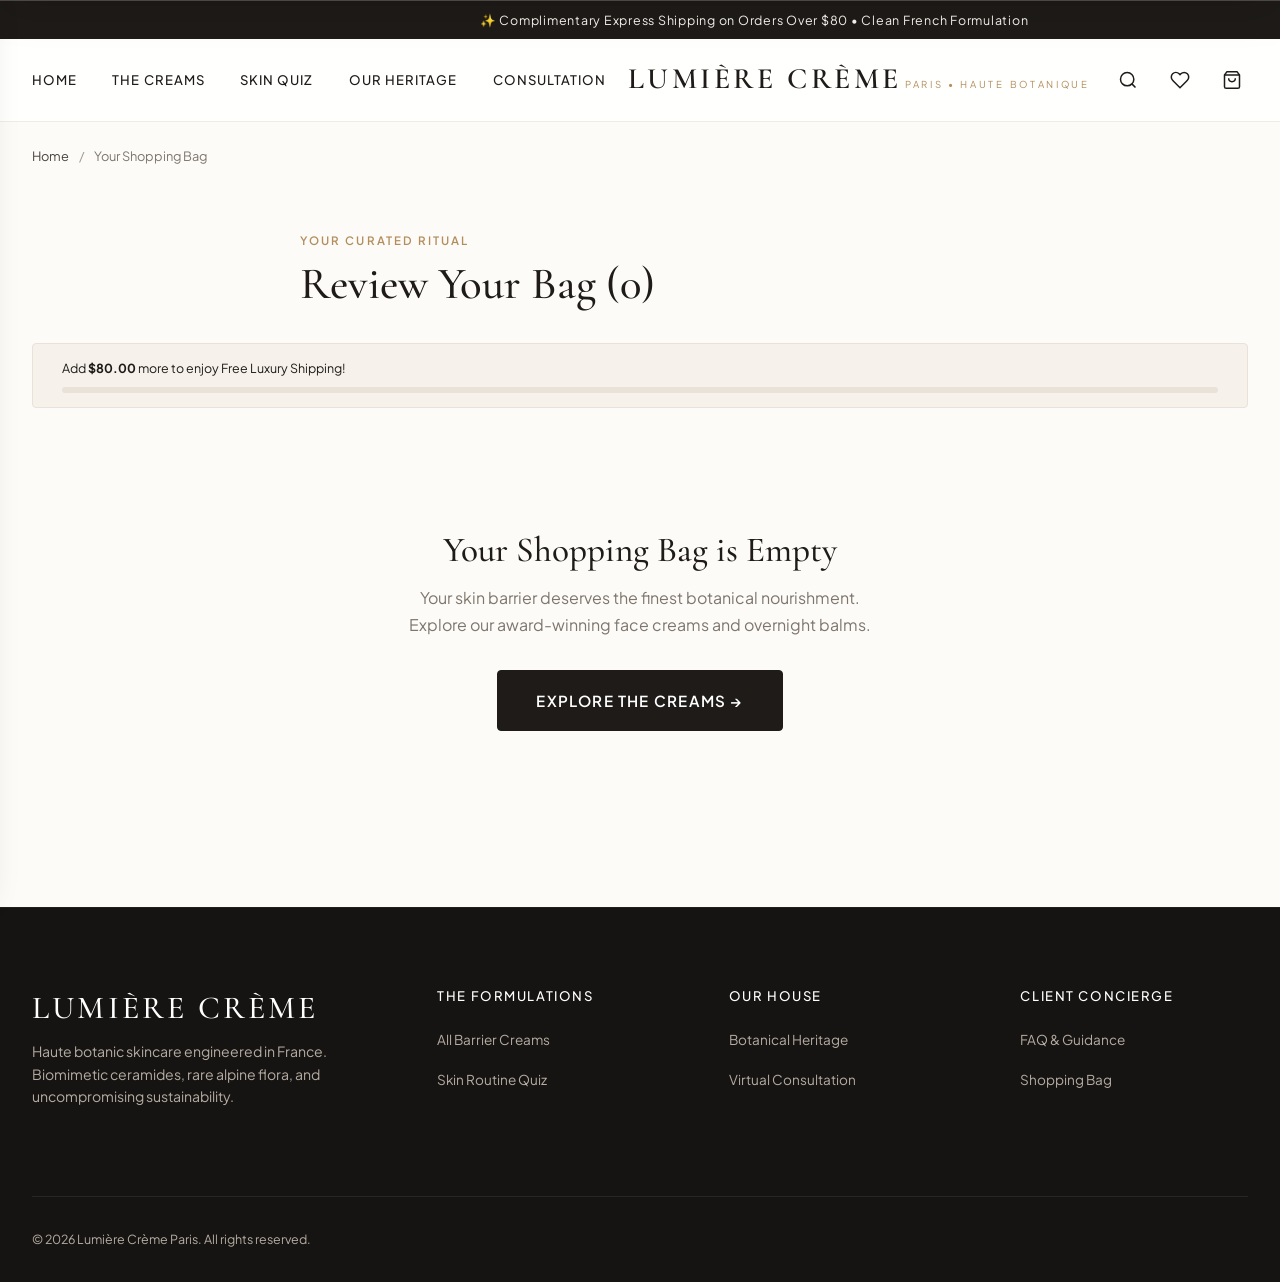
<file: cart.html>
<!DOCTYPE html>
<html lang="en">
<head>
  <meta charset="UTF-8">
  <meta name="viewport" content="width=device-width, initial-scale=1.0">
  <title>Your Shopping Bag | LUMIÈRE CRÈME PARIS</title>
  <meta name="description" content="Review your curated selection of luxury barrier creams and checkout securely with complimentary white glove shipping.">
  <link rel="preconnect" href="https://fonts.googleapis.com">
  <link rel="preconnect" href="https://fonts.gstatic.com" crossorigin>
  <link href="https://fonts.googleapis.com/css2?family=Cormorant+Garamond:ital,wght@0,300;0,400;0,500;0,600;0,700;1,400&family=Plus+Jakarta+Sans:wght@300;400;500;600;700&display=swap" rel="stylesheet">
  <link rel="stylesheet" href="css/style.css">
  <link rel="stylesheet" href="css/responsive.css">
</head>
<body>

  <!-- Top Announcement Bar -->
  <aside class="announcement-bar">
    <div class="container">
      <div class="announcement-messages">
        <div class="announcement-msg active">
          ✨ Complimentary Express Shipping on Orders Over $80 • Clean French Formulation
        </div>
        <div class="announcement-msg">
          Use VIP Code <strong>GLOW20</strong> for 20% Off Your First Ritual Purchase
        </div>
      </div>
    </div>
  </aside>

  <!-- Sticky Luxury Navigation -->
  <header class="site-header" id="site-header">
    <div class="container">
      <div class="header-inner">
        <div class="header-left">
          <button class="mobile-menu-toggle" aria-label="Open menu">
            <svg viewBox="0 0 24 24" width="24" height="24" fill="none" stroke="currentColor" stroke-width="2">
              <line x1="3" y1="12" x2="21" y2="12"></line>
              <line x1="3" y1="6" x2="21" y2="6"></line>
              <line x1="3" y1="18" x2="21" y2="18"></line>
            </svg>
          </button>

          <nav class="nav-links">
            <a href="index.html" class="nav-link">Home</a>
            <a href="products.html" class="nav-link">The Creams</a>
            <a href="routine.html" class="nav-link">Skin Quiz</a>
            <a href="about.html" class="nav-link">Our Heritage</a>
            <a href="contact.html" class="nav-link">Consultation</a>
          </nav>
        </div>

        <div class="brand-logo">
          <a href="index.html">
            <span class="logo-main">Lumière Crème</span>
            <span class="logo-tagline">Paris • Haute Botanique</span>
          </a>
        </div>

        <div class="header-actions">
          <button class="action-icon-btn open-search-btn" aria-label="Search">
            <svg viewBox="0 0 24 24" width="20" height="20" fill="none" stroke="currentColor" stroke-width="1.8">
              <circle cx="11" cy="11" r="8"></circle>
              <line x1="21" y1="21" x2="16.65" y2="16.65"></line>
            </svg>
          </button>

          <a href="products.html" class="action-icon-btn" title="Saved Wishlist" aria-label="Wishlist">
            <svg viewBox="0 0 24 24" width="20" height="20" fill="none" stroke="currentColor" stroke-width="1.8">
              <path d="M20.84 4.61a5.5 5.5 0 0 0-7.78 0L12 5.67l-1.06-1.06a5.5 5.5 0 0 0-7.78 7.78l1.06 1.06L12 21.23l7.78-7.78 1.06-1.06a5.5 5.5 0 0 0 0-7.78z"></path>
            </svg>
            <span class="badge-count wishlist-badge-count" style="display: none;">0</span>
          </a>

          <button class="action-icon-btn open-cart-btn" aria-label="Shopping bag">
            <svg viewBox="0 0 24 24" width="20" height="20" fill="none" stroke="currentColor" stroke-width="1.8">
              <path d="M6 2L3 6v14a2 2 0 0 0 2 2h14a2 2 0 0 0 2-2V6l-3-4z"></path>
              <line x1="3" y1="6" x2="21" y2="6"></line>
              <path d="M16 10a4 4 0 0 1-8 0"></path>
            </svg>
            <span class="badge-count cart-badge-count" style="display: none;">0</span>
          </button>
        </div>
      </div>
    </div>
  </header>

  <main class="container">
    <div class="breadcrumb-nav">
      <a href="index.html">Home</a>
      <span class="breadcrumb-sep">/</span>
      <span>Your Shopping Bag</span>
    </div>

    <section class="cart-page-section">
      <header class="section-header" style="text-align: left; margin-bottom: 2rem;">
        <span class="section-pretitle">Your Curated Ritual</span>
        <h1 class="section-title">Review Your Bag (<span id="cart-page-item-count">0</span>)</h1>
      </header>

      <!-- Free Shipping Banner -->
      <div class="shipping-progress-banner" style="border-radius: var(--radius-sm); margin-bottom: 2.5rem; border: 1px solid var(--color-border);">
        <p class="shipping-text" id="cart-page-shipping-text">Add $80.00 more to unlock Free Luxury Shipping!</p>
        <div class="progress-track" style="height: 6px;">
          <div class="progress-fill" id="cart-page-shipping-progress" style="width: 0%;"></div>
        </div>
      </div>

      <!-- Layout: Cart Table + Order Summary -->
      <div class="cart-layout" id="cart-page-content">
        <!-- Cart Table -->
        <div class="cart-items-wrapper">
          <table class="cart-table">
            <thead>
              <tr>
                <th style="width: 50%;">Formulation</th>
                <th>Price</th>
                <th>Quantity</th>
                <th>Subtotal</th>
                <th></th>
              </tr>
            </thead>
            <tbody id="cart-table-body">
              <!-- Dynamically populated -->
            </tbody>
          </table>

          <div style="margin-top: 2rem; display: flex; justify-content: space-between; align-items: center;">
            <a href="products.html" class="btn btn-secondary-outline">
              &larr; Continue Exploring Creams
            </a>
            <button class="btn btn-secondary-outline" onclick="clearCart()" style="color: #A39B92; border-color: #E8E2D8;">
              Empty Bag
            </button>
          </div>
        </div>

        <!-- Order Summary -->
        <aside class="cart-order-summary">
          <h3 style="font-size: 1.6rem; margin-bottom: 1.5rem;">Order Summary</h3>
          
          <div class="summary-row">
            <span>Subtotal</span>
            <span id="summary-subtotal">$0.00</span>
          </div>

          <div class="summary-row" id="summary-discount-row" style="display: none; color: #2E7D32;">
            <span id="summary-discount-label">VIP Discount</span>
            <span id="summary-discount-val">-$0.00</span>
          </div>

          <div class="summary-row">
            <span>Complimentary Express Shipping</span>
            <span id="summary-shipping">Calculated</span>
          </div>

          <div class="summary-row">
            <span>Estimated Sales Tax (Included)</span>
            <span>$0.00</span>
          </div>

          <!-- Promo Code Box -->
          <form class="promo-form" onsubmit="handleApplyPromo(event)">
            <input type="text" id="promo-code-input" class="form-control" placeholder="Promo code (e.g. GLOW20)" style="font-size: 0.85rem; padding: 0.6rem 0.8rem; text-transform: uppercase;">
            <button type="submit" class="btn btn-secondary-outline" style="padding: 0.6rem 1rem; font-size: 0.78rem;">Apply</button>
          </form>
          <div id="promo-applied-badge" style="display: none; font-size: 0.8rem; color: #2E7D32; margin-bottom: 1rem; align-items: center; justify-content: space-between;">
            <span id="promo-badge-text">✓ GLOW20 applied (-20%)</span>
            <button type="button" onclick="handleRemovePromo()" style="color: #E24B4B; text-decoration: underline; font-size: 0.75rem;">Remove</button>
          </div>

          <!-- Gift wrap option -->
          <div style="margin: 1.2rem 0; padding: 0.8rem; background: #FFFFFF; border-radius: var(--radius-sm); border: 1px solid var(--color-border);">
            <label style="display: flex; align-items: center; gap: 0.6rem; font-size: 0.85rem; cursor: pointer;">
              <input type="checkbox" id="gift-wrap-toggle" checked style="accent-color: var(--color-gold);">
              <span>Complimentary Parisian Gift Ribbon & Note</span>
            </label>
          </div>

          <div class="summary-row total">
            <span>Estimated Total</span>
            <span id="summary-grand-total">$0.00</span>
          </div>

          <button class="btn btn-luxury-primary lg" style="width: 100%; margin-top: 1.5rem;" onclick="openCheckoutModal()">
            Proceed to Secure Checkout
          </button>

          <div style="text-align: center; margin-top: 1.5rem; font-size: 0.75rem; color: var(--color-text-muted);">
            🔒 256-Bit SSL Encrypted Checkout • 30-Day French Glow Guarantee
          </div>
        </aside>
      </div>

      <!-- Empty State -->
      <div id="cart-page-empty" style="display: none; text-align: center; padding: 5rem 1rem;">
        <h2 style="font-size: 2.2rem; margin-bottom: 0.8rem;">Your Shopping Bag is Empty</h2>
        <p style="color: var(--color-text-muted); max-width: 480px; margin: 0 auto 2rem;">
          Your skin barrier deserves the finest botanical nourishment. Explore our award-winning face creams and overnight balms.
        </p>
        <a href="products.html" class="btn btn-luxury-primary lg">
          Explore The Creams &rarr;
        </a>
      </div>
    </section>
  </main>

  <!-- Checkout Multi-Step Modal -->
  <div class="modal-backdrop-blur" id="checkout-backdrop" onclick="closeCheckoutModal()"></div>
  <div class="checkout-modal" id="checkout-modal">
    <div style="display: flex; justify-content: space-between; align-items: center; margin-bottom: 1.5rem;">
      <h3 style="font-size: 1.6rem;" id="checkout-modal-title">Express Luxury Checkout</h3>
      <button onclick="closeCheckoutModal()" style="font-size: 1.6rem;">&times;</button>
    </div>

    <!-- Step 1: Shipping Details -->
    <div id="checkout-step-1">
      <p style="font-size: 0.88rem; color: var(--color-text-muted); margin-bottom: 1.2rem;">
        Please enter your courier delivery address:
      </p>
      <form onsubmit="handleShippingSubmit(event)">
        <div style="display: grid; grid-template-columns: 1fr 1fr; gap: 1rem; margin-bottom: 1rem;">
          <input type="text" class="form-control" required placeholder="First Name" value="Geneviève">
          <input type="text" class="form-control" required placeholder="Last Name" value="Laurent">
        </div>
        <div class="form-group">
          <input type="email" class="form-control" required placeholder="Email Address for Tracking" value="genevieve@example.com">
        </div>
        <div class="form-group">
          <input type="text" class="form-control" required placeholder="Street Address" value="24 Boulevard Haussmann">
        </div>
        <div style="display: grid; grid-template-columns: 1.2fr 1fr 1fr; gap: 1rem; margin-bottom: 1.5rem;">
          <input type="text" class="form-control" required placeholder="City" value="Paris">
          <input type="text" class="form-control" required placeholder="Postal Code" value="75009">
          <input type="text" class="form-control" required placeholder="Country" value="France">
        </div>
        <button type="submit" class="btn btn-luxury-primary" style="width: 100%;">
          Continue to Payment &rarr;
        </button>
      </form>
    </div>

    <!-- Step 2: Payment Simulation -->
    <div id="checkout-step-2" style="display: none;">
      <p style="font-size: 0.88rem; color: var(--color-text-muted); margin-bottom: 1.2rem;">
        Select Payment Method (Simulation Mode):
      </p>
      <div style="border: 1px solid var(--color-border); border-radius: var(--radius-sm); padding: 1rem; margin-bottom: 1.5rem;">
        <label style="display: flex; align-items: center; gap: 0.8rem; font-weight: 600;">
          <input type="radio" name="pay-method" checked style="accent-color: var(--color-gold);">
          <span>Credit / Debit Card (Visa, Mastercard, Amex)</span>
        </label>
        <div style="margin-top: 1rem; display: flex; flex-direction: column; gap: 0.8rem;">
          <input type="text" class="form-control" value="•••• •••• •••• 4242" readonly>
          <div style="display: grid; grid-template-columns: 1fr 1fr; gap: 1rem;">
            <input type="text" class="form-control" value="12/28" readonly>
            <input type="text" class="form-control" value="982" readonly>
          </div>
        </div>
      </div>
      <button class="btn btn-luxury-primary lg" style="width: 100%;" onclick="completeCheckout()">
        Place Order & Authorize Payment
      </button>
    </div>

    <!-- Step 3: Success Confirmation -->
    <div id="checkout-step-3" style="display: none; text-align: center; padding: 1.5rem 0;">
      <div style="font-size: 3rem; margin-bottom: 0.5rem;">✨</div>
      <h3 style="font-size: 1.8rem; margin-bottom: 0.5rem;">Merci Pour Votre Confiance!</h3>
      <p style="color: var(--color-text-body); font-size: 0.95rem; margin-bottom: 1rem;">
        Your luxury skincare ritual has been dispatched to our Paris atelier team.
      </p>
      <div style="background: var(--color-bg-secondary); padding: 1.2rem; border-radius: var(--radius-sm); margin-bottom: 1.5rem; font-size: 0.88rem;">
        <div><strong>Order Reference:</strong> <span id="checkout-order-number" style="color: var(--color-gold); font-family: monospace;">LUM-2026-84920</span></div>
        <div style="margin-top: 0.4rem;">Estimated White-Glove Delivery: <strong>2 - 3 Business Days</strong></div>
      </div>
      <button class="btn btn-luxury-primary" onclick="finishOrderAndRedirect()">
        Back to Home Sanctuary
      </button>
    </div>
  </div>

  <!-- Luxury Footer -->
  <footer class="site-footer">
    <div class="container">
      <div class="footer-top-grid">
        <div class="footer-brand">
          <h3>Lumière Crème</h3>
          <p>Haute botanic skincare engineered in France. Biomimetic ceramides, rare alpine flora, and uncompromising sustainability.</p>
        </div>
        <div class="footer-col">
          <h4>The Formulations</h4>
          <ul class="footer-links">
            <li><a href="products.html">All Barrier Creams</a></li>
            <li><a href="routine.html">Skin Routine Quiz</a></li>
          </ul>
        </div>
        <div class="footer-col">
          <h4>Our House</h4>
          <ul class="footer-links">
            <li><a href="about.html">Botanical Heritage</a></li>
            <li><a href="contact.html">Virtual Consultation</a></li>
          </ul>
        </div>
        <div class="footer-col">
          <h4>Client Concierge</h4>
          <ul class="footer-links">
            <li><a href="contact.html#faq">FAQ & Guidance</a></li>
            <li><a href="cart.html">Shopping Bag</a></li>
          </ul>
        </div>
      </div>
      <div class="footer-bottom">
        <p>&copy; 2026 Lumière Crème Paris. All rights reserved.</p>
      </div>
    </div>
  </footer>

  <!-- Universal Slide-out Cart Drawer -->
  <div class="cart-drawer-overlay" id="cart-drawer-overlay"></div>
  <aside class="cart-drawer" id="cart-drawer">
    <div class="cart-drawer-header">
      <h3>Your Bag (<span id="cart-drawer-count">0</span>)</h3>
      <button class="cart-drawer-close" id="cart-drawer-close">&times;</button>
    </div>
    <div class="shipping-progress-banner">
      <p class="shipping-text" id="free-shipping-text">Add $80.00 more to unlock Free Luxury Shipping!</p>
      <div class="progress-track">
        <div class="progress-fill" id="free-shipping-progress" style="width: 0%;"></div>
      </div>
    </div>
    <div class="cart-drawer-items" id="cart-drawer-items"></div>
    <div class="cart-drawer-empty" id="cart-drawer-empty" style="display: none;">
      <h4>Your Bag is Empty</h4>
    </div>
    <div class="cart-drawer-footer" id="cart-drawer-footer">
      <div class="cart-drawer-subtotal-row">
        <span class="subtotal-label">Subtotal</span>
        <span class="subtotal-val" id="cart-drawer-subtotal">$0.00</span>
      </div>
      <div class="cart-drawer-actions">
        <a href="cart.html" class="btn btn-luxury-primary">View Bag & Checkout</a>
        <button class="btn btn-secondary-outline" onclick="closeCartDrawer()">Continue Exploring</button>
      </div>
    </div>
  </aside>

  <!-- Mobile Drawer & Search Modal -->
  <div class="mobile-nav-overlay"></div>
  <div class="mobile-nav-drawer">
    <div class="mobile-nav-header">
      <span style="font-family: var(--font-serif); font-size: 1.4rem; font-weight: 600;">Lumière Crème</span>
      <button class="mobile-nav-close" style="font-size: 1.8rem;">&times;</button>
    </div>
    <div class="mobile-links">
      <a href="index.html">Home</a>
      <a href="products.html">The Creams</a>
      <a href="routine.html">Skin Routine Quiz</a>
      <a href="about.html">Our Heritage</a>
      <a href="contact.html">Consultation</a>
      <a href="cart.html">My Shopping Bag</a>
    </div>
  </div>

  <div class="modal-backdrop-blur" id="search-overlay"></div>
  <div class="search-modal" id="search-modal">
    <div class="container container-narrow">
      <div style="display: flex; justify-content: flex-end;">
        <button class="search-modal-close" id="search-modal-close">&times;</button>
      </div>
      <div class="search-input-wrap">
        <input type="text" id="global-search-input" placeholder="Search formulations, ceramides, textures...">
      </div>
      <div class="search-results-list" id="search-results-list"></div>
    </div>
  </div>

  <div id="toast-container" class="toast-container"></div>

  <!-- Scripts -->
  <script src="js/products-data.js"></script>
  <script src="js/cart.js"></script>
  <script src="js/main.js"></script>

  <script>
    function renderFullCartPage() {
      const cart = getCart();
      const count = getCartCount();
      const subtotal = getCartSubtotal();
      const tableBody = document.getElementById('cart-table-body');
      const layout = document.getElementById('cart-page-content');
      const emptyBox = document.getElementById('cart-page-empty');
      const countEl = document.getElementById('cart-page-item-count');
      const progressFill = document.getElementById('cart-page-shipping-progress');
      const shippingText = document.getElementById('cart-page-shipping-text');

      if (countEl) countEl.textContent = count;

      // Free shipping bar
      if (progressFill && shippingText) {
        const diff = FREE_SHIPPING_THRESHOLD - subtotal;
        if (diff <= 0) {
          progressFill.style.width = '100%';
          shippingText.innerHTML = `🎉 <strong>Complimentary Express Shipping</strong> Unlocked!`;
        } else {
          const pct = Math.min(100, Math.max(0, (subtotal / FREE_SHIPPING_THRESHOLD) * 100));
          progressFill.style.width = `${pct}%`;
          shippingText.innerHTML = `Add <strong>$${diff.toFixed(2)}</strong> more to enjoy Free Luxury Shipping!`;
        }
      }

      if (cart.length === 0) {
        if (layout) layout.style.display = 'none';
        if (emptyBox) emptyBox.style.display = 'block';
        return;
      }

      if (layout) layout.style.display = 'grid';
      if (emptyBox) emptyBox.style.display = 'none';

      if (tableBody) {
        tableBody.innerHTML = cart.map(item => `
          <tr>
            <td>
              <div class="cart-product-cell">
                <div class="cart-prod-thumb">
                  <img src="${item.image}" alt="${item.name}">
                </div>
                <div>
                  <h4 style="font-size: 1.15rem; margin-bottom: 0.2rem;">
                    <a href="product-detail.html?id=${item.id}">${item.name}</a>
                  </h4>
                  <span style="font-size: 0.78rem; color: var(--color-text-muted);">${item.subtitle} • ${item.size}</span>
                </div>
              </div>
            </td>
            <td><strong>$${item.price.toFixed(2)}</strong></td>
            <td>
              <div class="qty-selector small">
                <button class="qty-btn" onclick="updateQuantity('${item.id}', ${item.quantity - 1})">-</button>
                <span class="qty-value">${item.quantity}</span>
                <button class="qty-btn" onclick="updateQuantity('${item.id}', ${item.quantity + 1})">+</button>
              </div>
            </td>
            <td><strong>$${(item.price * item.quantity).toFixed(2)}</strong></td>
            <td>
              <button onclick="removeFromCart('${item.id}')" style="color: var(--color-text-light); font-size: 1.2rem;" title="Remove">&times;</button>
            </td>
          </tr>
        `).join('');
      }

      // Calculations
      document.getElementById('summary-subtotal').textContent = `$${subtotal.toFixed(2)}`;
      
      const promo = getAppliedPromo();
      const discountRow = document.getElementById('summary-discount-row');
      const promoBadge = document.getElementById('promo-applied-badge');
      let discountAmount = 0;

      if (promo) {
        discountAmount = subtotal * (promo.discountPercent / 100);
        discountRow.style.display = 'flex';
        document.getElementById('summary-discount-label').textContent = `${promo.description} (${promo.discountPercent}%)`;
        document.getElementById('summary-discount-val').textContent = `-$${discountAmount.toFixed(2)}`;
        
        if (promoBadge) {
          promoBadge.style.display = 'flex';
          document.getElementById('promo-badge-text').textContent = `✓ ${promo.code} Applied (${promo.discountPercent}% Off)`;
        }
      } else {
        if (discountRow) discountRow.style.display = 'none';
        if (promoBadge) promoBadge.style.display = 'none';
      }

      const shippingEl = document.getElementById('summary-shipping');
      if (subtotal >= FREE_SHIPPING_THRESHOLD) {
        shippingEl.innerHTML = '<span style="color: #2E7D32; font-weight: 600;">FREE</span>';
      } else {
        shippingEl.textContent = '$12.00';
      }

      const grandTotal = Math.max(0, subtotal - discountAmount + (subtotal >= FREE_SHIPPING_THRESHOLD ? 0 : 12.00));
      document.getElementById('summary-grand-total').textContent = `$${grandTotal.toFixed(2)}`;
    }

    function handleApplyPromo(e) {
      e.preventDefault();
      const input = document.getElementById('promo-code-input');
      const code = input ? input.value : '';
      const result = applyPromoCode(code);
      if (result.success) {
        showGenericToast(result.message);
        renderFullCartPage();
      } else {
        alert(result.message);
      }
    }

    function handleRemovePromo() {
      removePromoCode();
      renderFullCartPage();
      showGenericToast("Promo code removed.");
    }

    function openCheckoutModal() {
      document.getElementById('checkout-backdrop').classList.add('active');
      document.getElementById('checkout-modal').classList.add('active');
      document.getElementById('checkout-step-1').style.display = 'block';
      document.getElementById('checkout-step-2').style.display = 'none';
      document.getElementById('checkout-step-3').style.display = 'none';
    }

    function closeCheckoutModal() {
      document.getElementById('checkout-backdrop').classList.remove('active');
      document.getElementById('checkout-modal').classList.remove('active');
    }

    function handleShippingSubmit(e) {
      e.preventDefault();
      document.getElementById('checkout-step-1').style.display = 'none';
      document.getElementById('checkout-step-2').style.display = 'block';
    }

    function completeCheckout() {
      const orderNum = 'LUM-' + new Date().getFullYear() + '-' + Math.floor(10000 + Math.random() * 90000);
      document.getElementById('checkout-order-number').textContent = orderNum;
      document.getElementById('checkout-step-2').style.display = 'none';
      document.getElementById('checkout-step-3').style.display = 'block';
      clearCart();
    }

    function finishOrderAndRedirect() {
      closeCheckoutModal();
      window.location.href = 'index.html';
    }

    document.addEventListener('DOMContentLoaded', () => {
      renderFullCartPage();
    });
  </script>
</body>
</html>
</file>
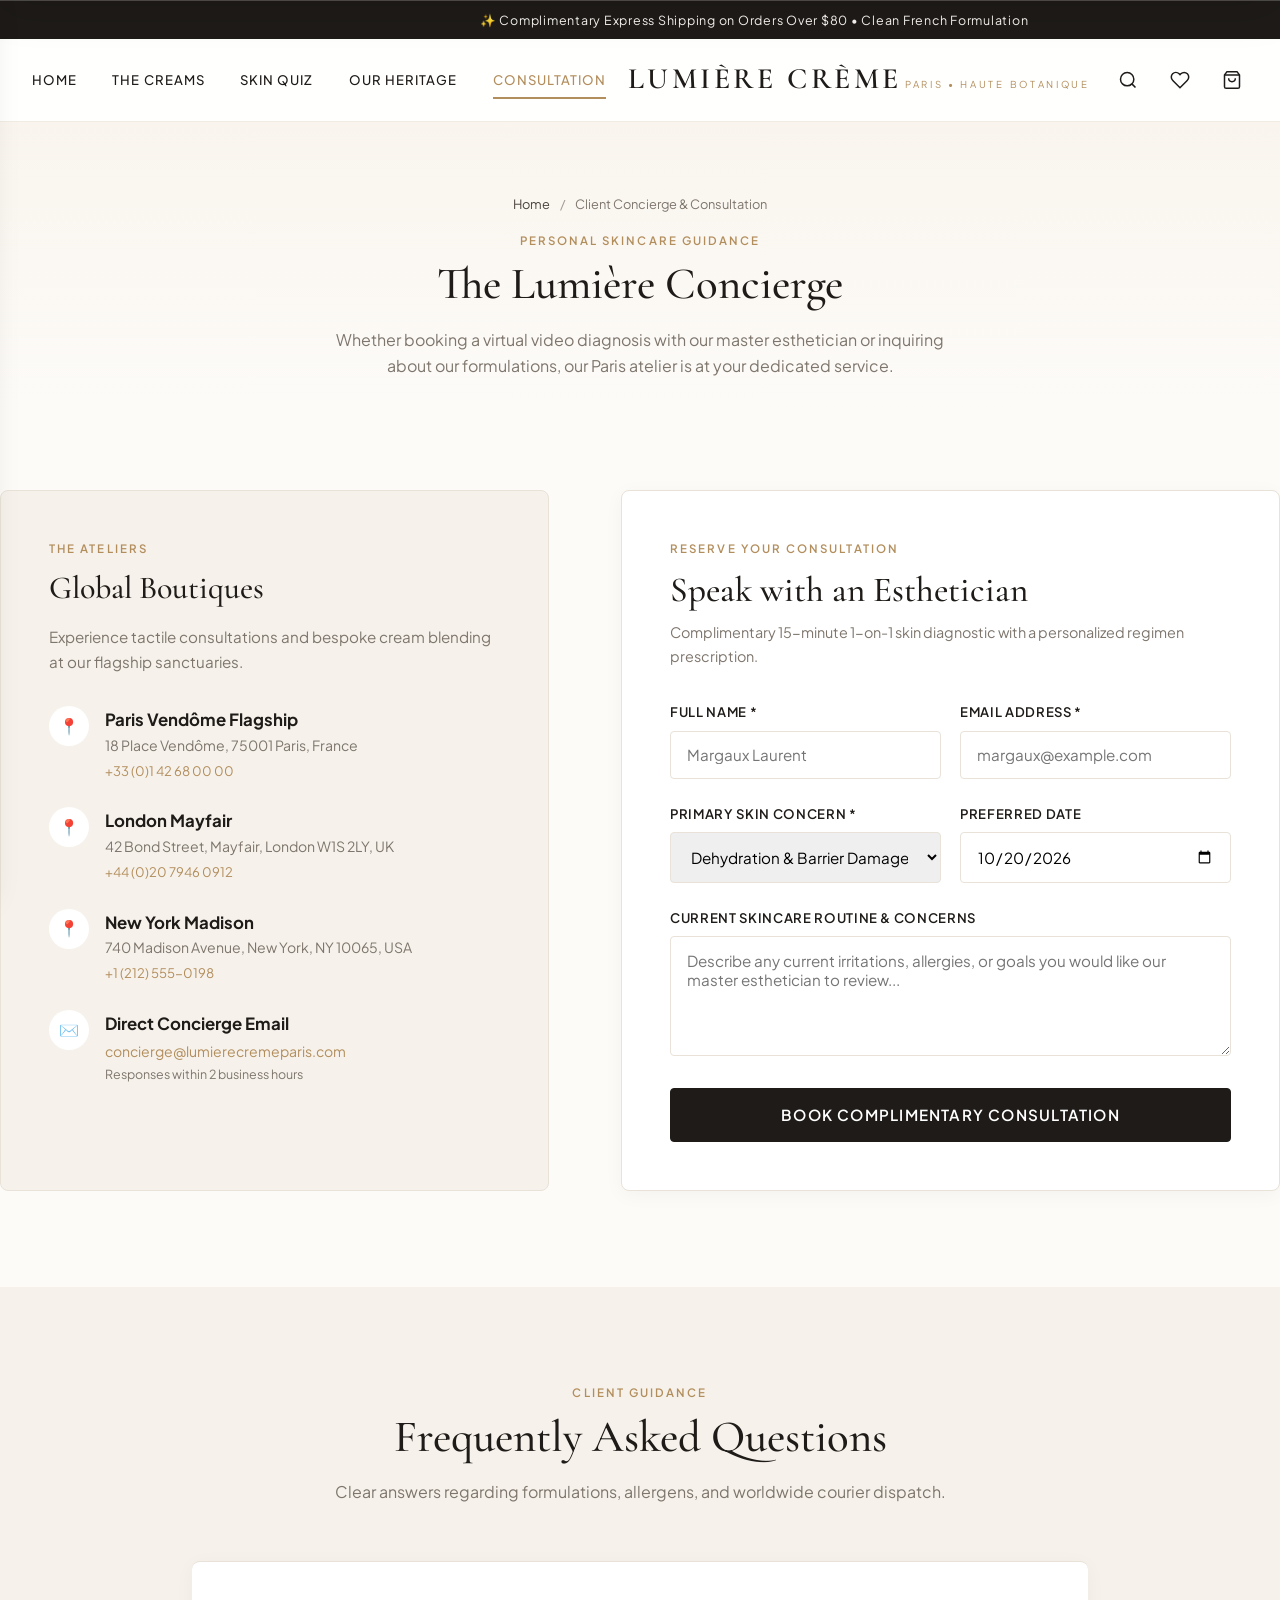
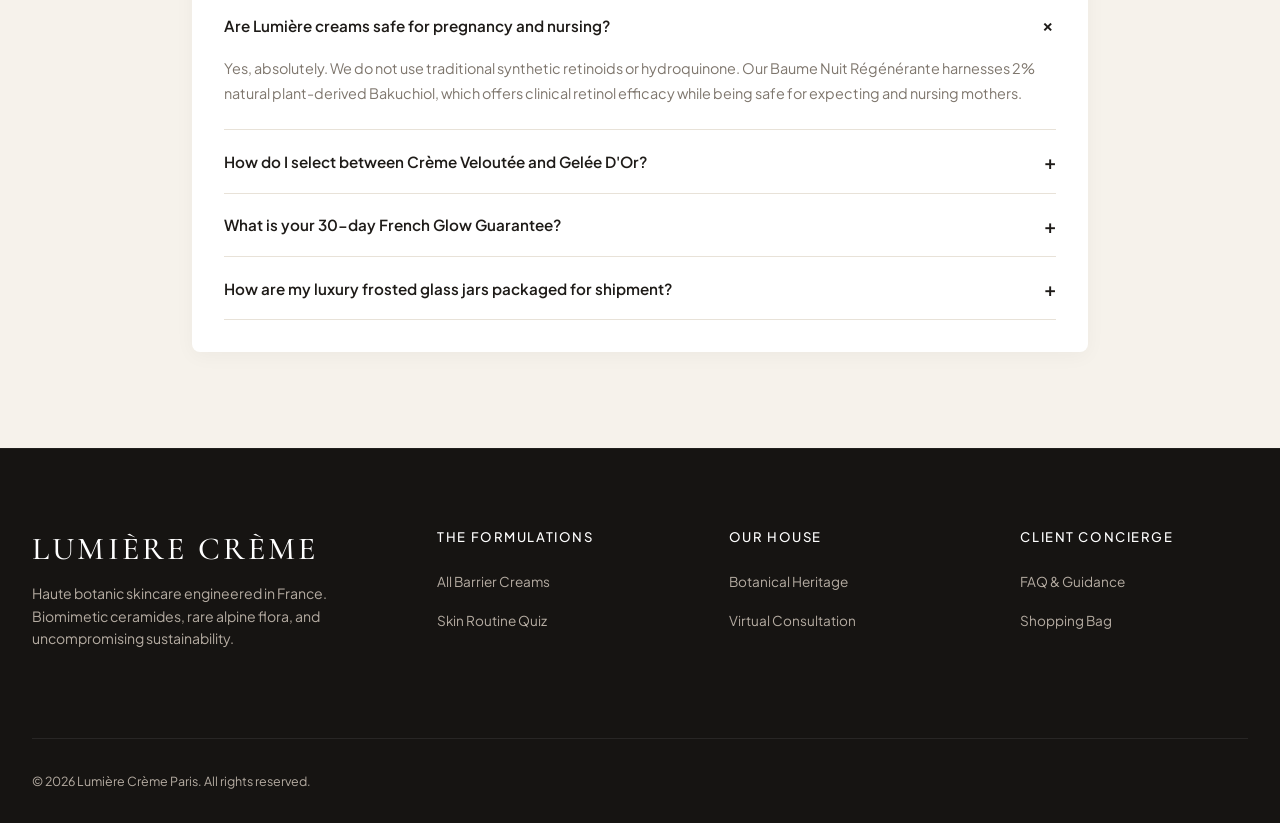
<file: contact.html>
<!DOCTYPE html>
<html lang="en">
<head>
  <meta charset="UTF-8">
  <meta name="viewport" content="width=device-width, initial-scale=1.0">
  <title>Client Concierge & Consultation | LUMIÈRE CRÈME PARIS</title>
  <meta name="description" content="Book a complimentary 15-minute virtual skin consultation with a master French esthetician or contact our Paris concierge.">
  <link rel="preconnect" href="https://fonts.googleapis.com">
  <link rel="preconnect" href="https://fonts.gstatic.com" crossorigin>
  <link href="https://fonts.googleapis.com/css2?family=Cormorant+Garamond:ital,wght@0,300;0,400;0,500;0,600;0,700;1,400&family=Plus+Jakarta+Sans:wght@300;400;500;600;700&display=swap" rel="stylesheet">
  <link rel="stylesheet" href="css/style.css">
  <link rel="stylesheet" href="css/responsive.css">
</head>
<body>

  <!-- Top Announcement Bar -->
  <aside class="announcement-bar">
    <div class="container">
      <div class="announcement-messages">
        <div class="announcement-msg active">
          ✨ Complimentary Express Shipping on Orders Over $80 • Clean French Formulation
        </div>
        <div class="announcement-msg">
          Book a 1-on-1 Virtual Consultation with Our Master Estheticians
        </div>
      </div>
    </div>
  </aside>

  <!-- Sticky Luxury Navigation -->
  <header class="site-header" id="site-header">
    <div class="container">
      <div class="header-inner">
        <div class="header-left">
          <button class="mobile-menu-toggle" aria-label="Open menu">
            <svg viewBox="0 0 24 24" width="24" height="24" fill="none" stroke="currentColor" stroke-width="2">
              <line x1="3" y1="12" x2="21" y2="12"></line>
              <line x1="3" y1="6" x2="21" y2="6"></line>
              <line x1="3" y1="18" x2="21" y2="18"></line>
            </svg>
          </button>

          <nav class="nav-links">
            <a href="index.html" class="nav-link">Home</a>
            <a href="products.html" class="nav-link">The Creams</a>
            <a href="routine.html" class="nav-link">Skin Quiz</a>
            <a href="about.html" class="nav-link">Our Heritage</a>
            <a href="contact.html" class="nav-link active">Consultation</a>
          </nav>
        </div>

        <div class="brand-logo">
          <a href="index.html">
            <span class="logo-main">Lumière Crème</span>
            <span class="logo-tagline">Paris • Haute Botanique</span>
          </a>
        </div>

        <div class="header-actions">
          <button class="action-icon-btn open-search-btn" aria-label="Search">
            <svg viewBox="0 0 24 24" width="20" height="20" fill="none" stroke="currentColor" stroke-width="1.8">
              <circle cx="11" cy="11" r="8"></circle>
              <line x1="21" y1="21" x2="16.65" y2="16.65"></line>
            </svg>
          </button>

          <a href="products.html" class="action-icon-btn" title="Saved Wishlist" aria-label="Wishlist">
            <svg viewBox="0 0 24 24" width="20" height="20" fill="none" stroke="currentColor" stroke-width="1.8">
              <path d="M20.84 4.61a5.5 5.5 0 0 0-7.78 0L12 5.67l-1.06-1.06a5.5 5.5 0 0 0-7.78 7.78l1.06 1.06L12 21.23l7.78-7.78 1.06-1.06a5.5 5.5 0 0 0 0-7.78z"></path>
            </svg>
            <span class="badge-count wishlist-badge-count" style="display: none;">0</span>
          </a>

          <button class="action-icon-btn open-cart-btn" aria-label="Shopping bag">
            <svg viewBox="0 0 24 24" width="20" height="20" fill="none" stroke="currentColor" stroke-width="1.8">
              <path d="M6 2L3 6v14a2 2 0 0 0 2 2h14a2 2 0 0 0 2-2V6l-3-4z"></path>
              <line x1="3" y1="6" x2="21" y2="6"></line>
              <path d="M16 10a4 4 0 0 1-8 0"></path>
            </svg>
            <span class="badge-count cart-badge-count" style="display: none;">0</span>
          </button>
        </div>
      </div>
    </div>
  </header>

  <main>
    <!-- Contact Hero -->
    <section class="shop-hero-header">
      <div class="container">
        <div class="breadcrumb-nav">
          <a href="index.html">Home</a>
          <span class="breadcrumb-sep">/</span>
          <span>Client Concierge & Consultation</span>
        </div>
        <span class="section-pretitle">Personal Skincare Guidance</span>
        <h1 class="section-title">The Lumière Concierge</h1>
        <p class="section-subtext" style="max-width: 640px; margin: 0 auto;">
          Whether booking a virtual video diagnosis with our master esthetician or inquiring about our formulations, our Paris atelier is at your dedicated service.
        </p>
      </div>
    </section>

    <!-- Split Contact Form & Boutiques -->
    <section class="container contact-section">
      <div class="contact-grid">
        <!-- Left: Boutiques & Contact details -->
        <div class="contact-info-card" id="boutiques">
          <span class="section-pretitle">The Ateliers</span>
          <h3>Global Boutiques</h3>
          <p style="color: var(--color-text-muted); font-size: 0.95rem;">
            Experience tactile consultations and bespoke cream blending at our flagship sanctuaries.
          </p>

          <div class="contact-detail-list">
            <div class="contact-detail-item">
              <div class="contact-icon">📍</div>
              <div>
                <strong style="color: var(--color-text-dark); display: block; font-size: 1.05rem;">Paris Vendôme Flagship</strong>
                <span style="font-size: 0.88rem; color: var(--color-text-muted); display: block;">18 Place Vendôme, 75001 Paris, France</span>
                <span style="font-size: 0.82rem; color: var(--color-gold);">+33 (0)1 42 68 00 00</span>
              </div>
            </div>

            <div class="contact-detail-item">
              <div class="contact-icon">📍</div>
              <div>
                <strong style="color: var(--color-text-dark); display: block; font-size: 1.05rem;">London Mayfair</strong>
                <span style="font-size: 0.88rem; color: var(--color-text-muted); display: block;">42 Bond Street, Mayfair, London W1S 2LY, UK</span>
                <span style="font-size: 0.82rem; color: var(--color-gold);">+44 (0)20 7946 0912</span>
              </div>
            </div>

            <div class="contact-detail-item">
              <div class="contact-icon">📍</div>
              <div>
                <strong style="color: var(--color-text-dark); display: block; font-size: 1.05rem;">New York Madison</strong>
                <span style="font-size: 0.88rem; color: var(--color-text-muted); display: block;">740 Madison Avenue, New York, NY 10065, USA</span>
                <span style="font-size: 0.82rem; color: var(--color-gold);">+1 (212) 555-0198</span>
              </div>
            </div>

            <div class="contact-detail-item">
              <div class="contact-icon">✉️</div>
              <div>
                <strong style="color: var(--color-text-dark); display: block; font-size: 1.05rem;">Direct Concierge Email</strong>
                <span style="font-size: 0.88rem; color: var(--color-gold);">concierge@lumierecremeparis.com</span>
                <span style="font-size: 0.78rem; color: var(--color-text-muted); display: block;">Responses within 2 business hours</span>
              </div>
            </div>
          </div>
        </div>

        <!-- Right: Virtual Consultation & Message Form -->
        <div class="contact-form-box">
          <span class="section-pretitle">Reserve Your Consultation</span>
          <h3 style="font-size: 2.2rem; margin-bottom: 0.6rem;">Speak with an Esthetician</h3>
          <p style="color: var(--color-text-muted); font-size: 0.9rem; margin-bottom: 2rem;">
            Complimentary 15-minute 1-on-1 skin diagnostic with a personalized regimen prescription.
          </p>

          <form id="consultation-form" onsubmit="handleConsultationSubmit(event)">
            <div style="display: grid; grid-template-columns: 1fr 1fr; gap: 1.2rem;">
              <div class="form-group">
                <label for="contact-name">Full Name *</label>
                <input type="text" id="contact-name" class="form-control" required placeholder="Margaux Laurent">
              </div>

              <div class="form-group">
                <label for="contact-email">Email Address *</label>
                <input type="email" id="contact-email" class="form-control" required placeholder="margaux@example.com">
              </div>
            </div>

            <div style="display: grid; grid-template-columns: 1fr 1fr; gap: 1.2rem;">
              <div class="form-group">
                <label for="skin-concern-select">Primary Skin Concern *</label>
                <select id="skin-concern-select" class="form-control" required>
                  <option value="dehydration">Dehydration & Barrier Damage</option>
                  <option value="aging">Fine Lines & Loss of Elasticity</option>
                  <option value="rosacea">Sensitivity, Flushed Skin & Rosacea</option>
                  <option value="blemishes">Congestion & Adult Hormonal Blemishes</option>
                  <option value="dullness">Dullness & Sun Hyperpigmentation</option>
                </select>
              </div>

              <div class="form-group">
                <label for="preferred-date">Preferred Date</label>
                <input type="date" id="preferred-date" class="form-control" value="2026-10-20">
              </div>
            </div>

            <div class="form-group">
              <label for="contact-message">Current Skincare Routine & Concerns</label>
              <textarea id="contact-message" class="form-control" placeholder="Describe any current irritations, allergies, or goals you would like our master esthetician to review..."></textarea>
            </div>

            <button type="submit" class="btn btn-luxury-primary lg" style="width: 100%;">
              Book Complimentary Consultation
            </button>
          </form>

          <div id="consultation-success" style="display: none; padding: 2rem; background: var(--color-bg-secondary); border-radius: var(--radius-sm); border: 1px solid var(--color-gold); text-align: center; margin-top: 1.5rem;">
            <div style="font-size: 2.2rem; margin-bottom: 0.5rem;">✨</div>
            <h4 style="font-size: 1.5rem; margin-bottom: 0.5rem;">Merci Beaucoup!</h4>
            <p style="font-size: 0.95rem; color: var(--color-text-body);">
              Your virtual consultation request has been confirmed. Our French master esthetician will send your calendar invitation and private video link shortly.
            </p>
          </div>
        </div>
      </div>
    </section>

    <!-- FAQ Accordion -->
    <section class="clinical-section" id="faq" style="background-color: var(--color-bg-secondary);">
      <div class="container container-narrow">
        <header class="section-header">
          <span class="section-pretitle">Client Guidance</span>
          <h2 class="section-title">Frequently Asked Questions</h2>
          <p class="section-subtext">Clear answers regarding formulations, allergens, and worldwide courier dispatch.</p>
        </header>

        <div class="pdp-accordion" style="background: #FFFFFF; padding: 2rem; border-radius: var(--radius-md); box-shadow: var(--shadow-subtle);">
          <div class="accordion-item open">
            <button class="accordion-header" onclick="toggleAccordion(this)">
              <span>Are Lumière creams safe for pregnancy and nursing?</span>
              <span class="acc-icon">+</span>
            </button>
            <div class="accordion-body">
              Yes, absolutely. We do not use traditional synthetic retinoids or hydroquinone. Our Baume Nuit Régénérante harnesses 2% natural plant-derived Bakuchiol, which offers clinical retinol efficacy while being safe for expecting and nursing mothers.
            </div>
          </div>

          <div class="accordion-item">
            <button class="accordion-header" onclick="toggleAccordion(this)">
              <span>How do I select between Crème Veloutée and Gelée D'Or?</span>
              <span class="acc-icon">+</span>
            </button>
            <div class="accordion-body">
              If your skin feels tight, flaky, dry, or you live in an arid/cold climate, Crème Veloutée Intense provides rich, restorative 72-hour lipid cushioning. If your skin is prone to excess midday shine, acne breakouts, or you live in high humidity, Gelée D'Or Éclat Hydratant delivers oil-free glacier hydration.
            </div>
          </div>

          <div class="accordion-item">
            <button class="accordion-header" onclick="toggleAccordion(this)">
              <span>What is your 30-day French Glow Guarantee?</span>
              <span class="acc-icon">+</span>
            </button>
            <div class="accordion-body">
              We want you to fall in love with your skin ritual. If for any reason your skin does not feel visibly calmer, plumper, and more radiant within 30 days of daily use, return your jar for a 100% full refund—even if completely empty.
            </div>
          </div>

          <div class="accordion-item">
            <button class="accordion-header" onclick="toggleAccordion(this)">
              <span>How are my luxury frosted glass jars packaged for shipment?</span>
              <span class="acc-icon">+</span>
            </button>
            <div class="accordion-body">
              Each jar is wrapped in biodegradable thermal insulation made from organic mushroom mycelium and unbleached cotton ribbon. We guarantee zero breakage during global transit.
            </div>
          </div>
        </div>
      </div>
    </section>
  </main>

  <!-- Luxury Footer -->
  <footer class="site-footer">
    <div class="container">
      <div class="footer-top-grid">
        <div class="footer-brand">
          <h3>Lumière Crème</h3>
          <p>Haute botanic skincare engineered in France. Biomimetic ceramides, rare alpine flora, and uncompromising sustainability.</p>
        </div>
        <div class="footer-col">
          <h4>The Formulations</h4>
          <ul class="footer-links">
            <li><a href="products.html">All Barrier Creams</a></li>
            <li><a href="routine.html">Skin Routine Quiz</a></li>
          </ul>
        </div>
        <div class="footer-col">
          <h4>Our House</h4>
          <ul class="footer-links">
            <li><a href="about.html">Botanical Heritage</a></li>
            <li><a href="contact.html">Virtual Consultation</a></li>
          </ul>
        </div>
        <div class="footer-col">
          <h4>Client Concierge</h4>
          <ul class="footer-links">
            <li><a href="contact.html#faq">FAQ & Guidance</a></li>
            <li><a href="cart.html">Shopping Bag</a></li>
          </ul>
        </div>
      </div>
      <div class="footer-bottom">
        <p>&copy; 2026 Lumière Crème Paris. All rights reserved.</p>
      </div>
    </div>
  </footer>

  <!-- Universal Slide-out Cart Drawer -->
  <div class="cart-drawer-overlay" id="cart-drawer-overlay"></div>
  <aside class="cart-drawer" id="cart-drawer">
    <div class="cart-drawer-header">
      <h3>Your Bag (<span id="cart-drawer-count">0</span>)</h3>
      <button class="cart-drawer-close" id="cart-drawer-close">&times;</button>
    </div>
    <div class="shipping-progress-banner">
      <p class="shipping-text" id="free-shipping-text">Add $80.00 more to unlock Free Luxury Shipping!</p>
      <div class="progress-track">
        <div class="progress-fill" id="free-shipping-progress" style="width: 0%;"></div>
      </div>
    </div>
    <div class="cart-drawer-items" id="cart-drawer-items"></div>
    <div class="cart-drawer-empty" id="cart-drawer-empty" style="display: none;">
      <h4>Your Bag is Empty</h4>
      <p>Discover our barrier-replenishing creams to commence your radiant ritual.</p>
    </div>
    <div class="cart-drawer-footer" id="cart-drawer-footer">
      <div class="cart-drawer-subtotal-row">
        <span class="subtotal-label">Subtotal</span>
        <span class="subtotal-val" id="cart-drawer-subtotal">$0.00</span>
      </div>
      <div class="cart-drawer-actions">
        <a href="cart.html" class="btn btn-luxury-primary">View Bag & Checkout</a>
        <button class="btn btn-secondary-outline" onclick="closeCartDrawer()">Continue Exploring</button>
      </div>
    </div>
  </aside>

  <!-- Mobile Drawer & Search Modal -->
  <div class="mobile-nav-overlay"></div>
  <div class="mobile-nav-drawer">
    <div class="mobile-nav-header">
      <span style="font-family: var(--font-serif); font-size: 1.4rem; font-weight: 600;">Lumière Crème</span>
      <button class="mobile-nav-close" style="font-size: 1.8rem;">&times;</button>
    </div>
    <div class="mobile-links">
      <a href="index.html">Home</a>
      <a href="products.html">The Creams</a>
      <a href="routine.html">Skin Routine Quiz</a>
      <a href="about.html">Our Heritage</a>
      <a href="contact.html">Consultation</a>
      <a href="cart.html">My Shopping Bag</a>
    </div>
  </div>

  <div class="modal-backdrop-blur" id="search-overlay"></div>
  <div class="search-modal" id="search-modal">
    <div class="container container-narrow">
      <div style="display: flex; justify-content: flex-end;">
        <button class="search-modal-close" id="search-modal-close">&times;</button>
      </div>
      <div class="search-input-wrap">
        <input type="text" id="global-search-input" placeholder="Search formulations, ceramides, textures...">
      </div>
      <div class="search-results-list" id="search-results-list"></div>
    </div>
  </div>

  <div id="toast-container" class="toast-container"></div>

  <!-- Scripts -->
  <script src="js/products-data.js"></script>
  <script src="js/cart.js"></script>
  <script src="js/main.js"></script>

  <script>
    function toggleAccordion(btn) {
      btn.closest('.accordion-item').classList.toggle('open');
    }

    function handleConsultationSubmit(e) {
      e.preventDefault();
      const form = document.getElementById('consultation-form');
      const success = document.getElementById('consultation-success');
      form.style.display = 'none';
      success.style.display = 'block';
      showGenericToast("✨ Consultation booked! Calendar invitation sent.");
    }
  </script>
</body>
</html>
</file>
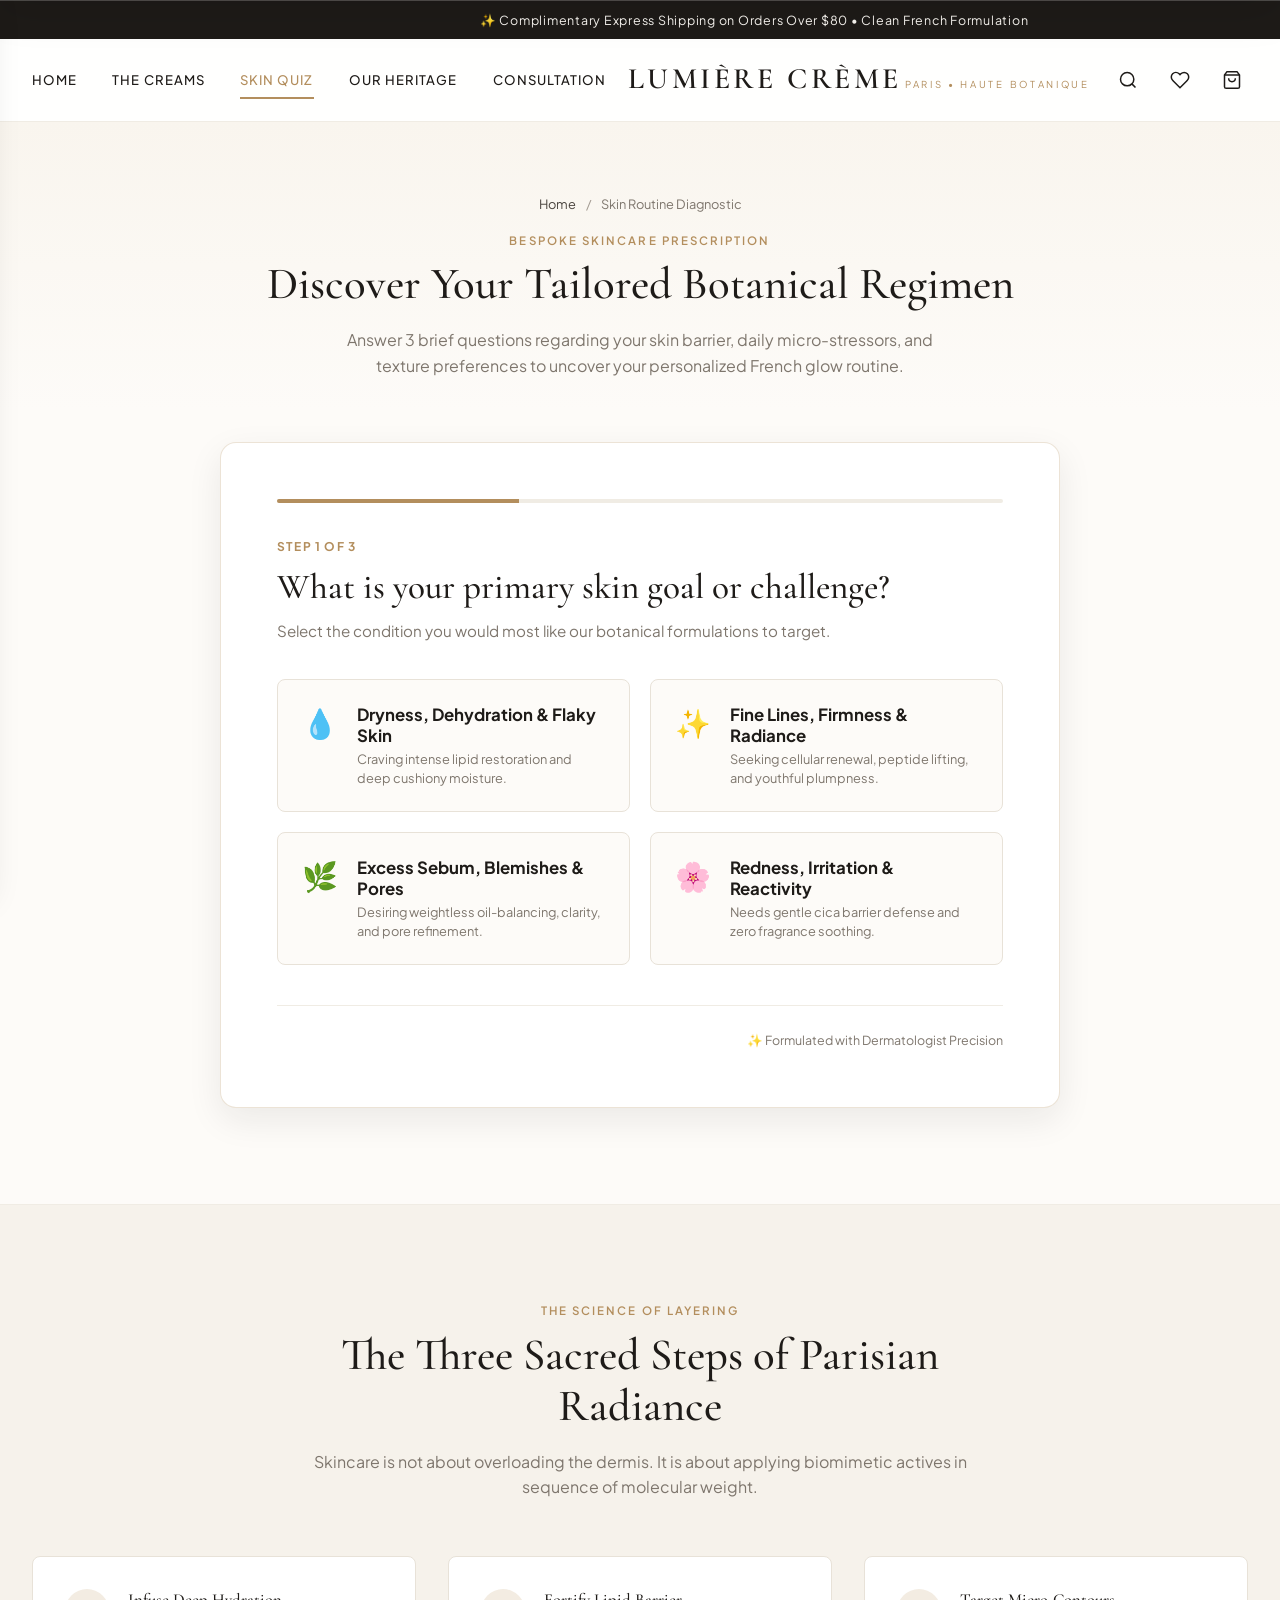
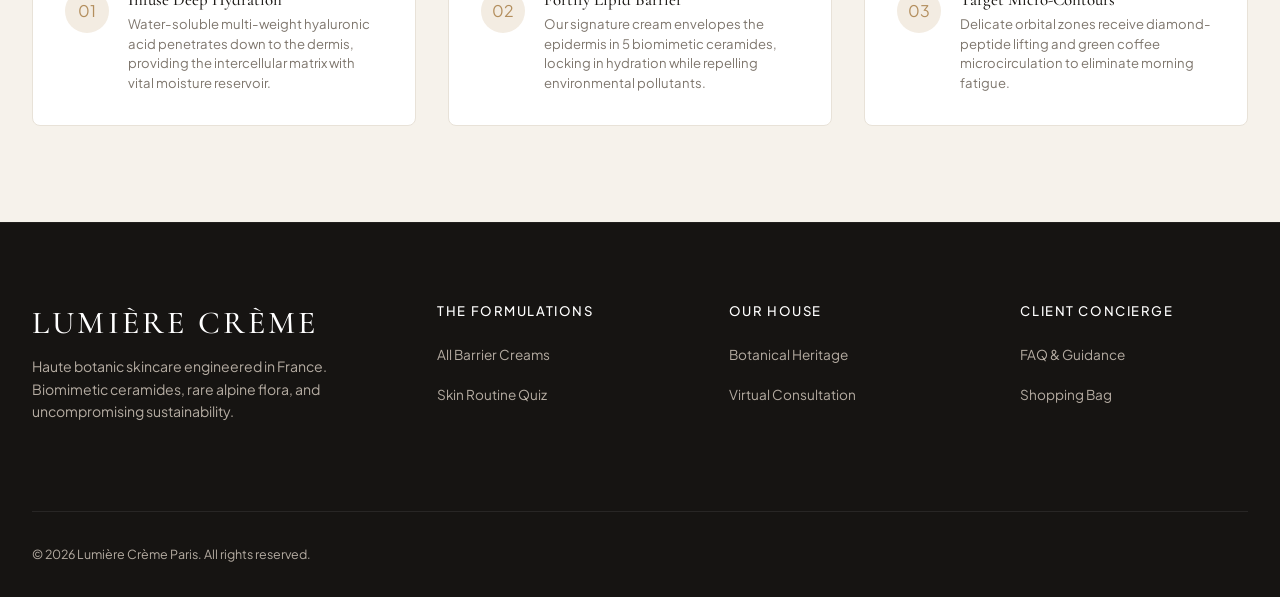
<file: routine.html>
<!DOCTYPE html>
<html lang="en">
<head>
  <meta charset="UTF-8">
  <meta name="viewport" content="width=device-width, initial-scale=1.0">
  <title>Skin Routine Diagnostic | LUMIÈRE CRÈME PARIS</title>
  <meta name="description" content="Take our interactive clinical skin diagnosis to discover your customized 3-step cream regimen with biomimetic lipid precision.">
  <link rel="preconnect" href="https://fonts.googleapis.com">
  <link rel="preconnect" href="https://fonts.gstatic.com" crossorigin>
  <link href="https://fonts.googleapis.com/css2?family=Cormorant+Garamond:ital,wght@0,300;0,400;0,500;0,600;0,700;1,400&family=Plus+Jakarta+Sans:wght@300;400;500;600;700&display=swap" rel="stylesheet">
  <link rel="stylesheet" href="css/style.css">
  <link rel="stylesheet" href="css/responsive.css">
</head>
<body>

  <!-- Top Announcement Bar -->
  <aside class="announcement-bar">
    <div class="container">
      <div class="announcement-messages">
        <div class="announcement-msg active">
          ✨ Complimentary Express Shipping on Orders Over $80 • Clean French Formulation
        </div>
        <div class="announcement-msg">
          Complete Ritual Bundles Receive an Automatic 15% Discount
        </div>
      </div>
    </div>
  </aside>

  <!-- Sticky Luxury Navigation -->
  <header class="site-header" id="site-header">
    <div class="container">
      <div class="header-inner">
        <div class="header-left">
          <button class="mobile-menu-toggle" aria-label="Open navigation menu">
            <svg viewBox="0 0 24 24" width="24" height="24" fill="none" stroke="currentColor" stroke-width="2">
              <line x1="3" y1="12" x2="21" y2="12"></line>
              <line x1="3" y1="6" x2="21" y2="6"></line>
              <line x1="3" y1="18" x2="21" y2="18"></line>
            </svg>
          </button>

          <nav class="nav-links">
            <a href="index.html" class="nav-link">Home</a>
            <a href="products.html" class="nav-link">The Creams</a>
            <a href="routine.html" class="nav-link active">Skin Quiz</a>
            <a href="about.html" class="nav-link">Our Heritage</a>
            <a href="contact.html" class="nav-link">Consultation</a>
          </nav>
        </div>

        <div class="brand-logo">
          <a href="index.html">
            <span class="logo-main">Lumière Crème</span>
            <span class="logo-tagline">Paris • Haute Botanique</span>
          </a>
        </div>

        <div class="header-actions">
          <button class="action-icon-btn open-search-btn" aria-label="Search">
            <svg viewBox="0 0 24 24" width="20" height="20" fill="none" stroke="currentColor" stroke-width="1.8">
              <circle cx="11" cy="11" r="8"></circle>
              <line x1="21" y1="21" x2="16.65" y2="16.65"></line>
            </svg>
          </button>

          <a href="products.html" class="action-icon-btn" title="Saved Wishlist" aria-label="Wishlist">
            <svg viewBox="0 0 24 24" width="20" height="20" fill="none" stroke="currentColor" stroke-width="1.8">
              <path d="M20.84 4.61a5.5 5.5 0 0 0-7.78 0L12 5.67l-1.06-1.06a5.5 5.5 0 0 0-7.78 7.78l1.06 1.06L12 21.23l7.78-7.78 1.06-1.06a5.5 5.5 0 0 0 0-7.78z"></path>
            </svg>
            <span class="badge-count wishlist-badge-count" style="display: none;">0</span>
          </a>

          <button class="action-icon-btn open-cart-btn" aria-label="Shopping bag">
            <svg viewBox="0 0 24 24" width="20" height="20" fill="none" stroke="currentColor" stroke-width="1.8">
              <path d="M6 2L3 6v14a2 2 0 0 0 2 2h14a2 2 0 0 0 2-2V6l-3-4z"></path>
              <line x1="3" y1="6" x2="21" y2="6"></line>
              <path d="M16 10a4 4 0 0 1-8 0"></path>
            </svg>
            <span class="badge-count cart-badge-count" style="display: none;">0</span>
          </button>
        </div>
      </div>
    </div>
  </header>

  <main>
    <!-- Quiz Hero Section -->
    <section class="shop-hero-header">
      <div class="container">
        <div class="breadcrumb-nav">
          <a href="index.html">Home</a>
          <span class="breadcrumb-sep">/</span>
          <span>Skin Routine Diagnostic</span>
        </div>
        <span class="section-pretitle">Bespoke Skincare Prescription</span>
        <h1 class="section-title">Discover Your Tailored Botanical Regimen</h1>
        <p class="section-subtext" style="max-width: 620px; margin: 0 auto;">
          Answer 3 brief questions regarding your skin barrier, daily micro-stressors, and texture preferences to uncover your personalized French glow routine.
        </p>
      </div>
    </section>

    <!-- Interactive Quiz Container -->
    <section class="container" style="padding: 2rem 0 6rem;">
      <div id="skin-quiz-wrapper">
        <!-- Rendered by js/quiz.js -->
      </div>
    </section>

    <!-- Why Biomimetic Routines Work -->
    <section class="clinical-section" style="background-color: var(--color-bg-secondary); border-top: 1px solid var(--color-border-light);">
      <div class="container">
        <header class="section-header">
          <span class="section-pretitle">The Science of Layering</span>
          <h2 class="section-title">The Three Sacred Steps of Parisian Radiance</h2>
          <p class="section-subtext">
            Skincare is not about overloading the dermis. It is about applying biomimetic actives in sequence of molecular weight.
          </p>
        </header>

        <div class="usp-grid" style="grid-template-columns: repeat(3, 1fr);">
          <div class="usp-card" style="background: #FFFFFF; padding: 2rem; border-radius: var(--radius-md); border: 1px solid var(--color-border);">
            <div class="usp-icon" style="background-color: var(--color-gold-light); color: var(--color-gold);">01</div>
            <div>
              <h4>Infuse Deep Hydration</h4>
              <p>Water-soluble multi-weight hyaluronic acid penetrates down to the dermis, providing the intercellular matrix with vital moisture reservoir.</p>
            </div>
          </div>

          <div class="usp-card" style="background: #FFFFFF; padding: 2rem; border-radius: var(--radius-md); border: 1px solid var(--color-border);">
            <div class="usp-icon" style="background-color: var(--color-gold-light); color: var(--color-gold);">02</div>
            <div>
              <h4>Fortify Lipid Barrier</h4>
              <p>Our signature cream envelopes the epidermis in 5 biomimetic ceramides, locking in hydration while repelling environmental pollutants.</p>
            </div>
          </div>

          <div class="usp-card" style="background: #FFFFFF; padding: 2rem; border-radius: var(--radius-md); border: 1px solid var(--color-border);">
            <div class="usp-icon" style="background-color: var(--color-gold-light); color: var(--color-gold);">03</div>
            <div>
              <h4>Target Micro-Contours</h4>
              <p>Delicate orbital zones receive diamond-peptide lifting and green coffee microcirculation to eliminate morning fatigue.</p>
            </div>
          </div>
        </div>
      </div>
    </section>
  </main>

  <!-- Luxury Footer -->
  <footer class="site-footer">
    <div class="container">
      <div class="footer-top-grid">
        <div class="footer-brand">
          <h3>Lumière Crème</h3>
          <p>Haute botanic skincare engineered in France. Biomimetic ceramides, rare alpine flora, and uncompromising sustainability.</p>
        </div>
        <div class="footer-col">
          <h4>The Formulations</h4>
          <ul class="footer-links">
            <li><a href="products.html">All Barrier Creams</a></li>
            <li><a href="routine.html">Skin Routine Quiz</a></li>
          </ul>
        </div>
        <div class="footer-col">
          <h4>Our House</h4>
          <ul class="footer-links">
            <li><a href="about.html">Botanical Heritage</a></li>
            <li><a href="contact.html">Virtual Consultation</a></li>
          </ul>
        </div>
        <div class="footer-col">
          <h4>Client Concierge</h4>
          <ul class="footer-links">
            <li><a href="contact.html#faq">FAQ & Guidance</a></li>
            <li><a href="cart.html">Shopping Bag</a></li>
          </ul>
        </div>
      </div>
      <div class="footer-bottom">
        <p>&copy; 2026 Lumière Crème Paris. All rights reserved.</p>
      </div>
    </div>
  </footer>

  <!-- Universal Slide-out Cart Drawer -->
  <div class="cart-drawer-overlay" id="cart-drawer-overlay"></div>
  <aside class="cart-drawer" id="cart-drawer">
    <div class="cart-drawer-header">
      <h3>Your Bag (<span id="cart-drawer-count">0</span>)</h3>
      <button class="cart-drawer-close" id="cart-drawer-close">&times;</button>
    </div>
    <div class="shipping-progress-banner">
      <p class="shipping-text" id="free-shipping-text">Add $80.00 more to unlock Free Luxury Shipping!</p>
      <div class="progress-track">
        <div class="progress-fill" id="free-shipping-progress" style="width: 0%;"></div>
      </div>
    </div>
    <div class="cart-drawer-items" id="cart-drawer-items"></div>
    <div class="cart-drawer-empty" id="cart-drawer-empty" style="display: none;">
      <h4>Your Bag is Empty</h4>
      <p>Discover our barrier-replenishing creams to commence your radiant ritual.</p>
    </div>
    <div class="cart-drawer-footer" id="cart-drawer-footer">
      <div class="cart-drawer-subtotal-row">
        <span class="subtotal-label">Subtotal</span>
        <span class="subtotal-val" id="cart-drawer-subtotal">$0.00</span>
      </div>
      <div class="cart-drawer-actions">
        <a href="cart.html" class="btn btn-luxury-primary">View Bag & Checkout</a>
        <button class="btn btn-secondary-outline" onclick="closeCartDrawer()">Continue Exploring</button>
      </div>
    </div>
  </aside>

  <!-- Mobile Drawer & Search Modal -->
  <div class="mobile-nav-overlay"></div>
  <div class="mobile-nav-drawer">
    <div class="mobile-nav-header">
      <span style="font-family: var(--font-serif); font-size: 1.4rem; font-weight: 600;">Lumière Crème</span>
      <button class="mobile-nav-close" style="font-size: 1.8rem;">&times;</button>
    </div>
    <div class="mobile-links">
      <a href="index.html">Home</a>
      <a href="products.html">The Creams</a>
      <a href="routine.html">Skin Routine Quiz</a>
      <a href="about.html">Our Heritage</a>
      <a href="contact.html">Consultation</a>
      <a href="cart.html">My Shopping Bag</a>
    </div>
  </div>

  <div class="modal-backdrop-blur" id="search-overlay"></div>
  <div class="search-modal" id="search-modal">
    <div class="container container-narrow">
      <div style="display: flex; justify-content: flex-end;">
        <button class="search-modal-close" id="search-modal-close">&times;</button>
      </div>
      <div class="search-input-wrap">
        <input type="text" id="global-search-input" placeholder="Search formulations, ceramides, textures...">
      </div>
      <div class="search-results-list" id="search-results-list"></div>
    </div>
  </div>

  <div id="toast-container" class="toast-container"></div>

  <!-- Scripts -->
  <script src="js/products-data.js"></script>
  <script src="js/cart.js"></script>
  <script src="js/quiz.js"></script>
  <script src="js/main.js"></script>
</body>
</html>
</file>
<file: css/style.css>
/* ==========================================================================
   LUMIÈRE CRÈME - LUXURY SKINCARE DESIGN SYSTEM & MASTER STYLESHEET
   ========================================================================== */

@import url('https://fonts.googleapis.com/css2?family=Cormorant+Garamond:ital,wght@0,300;0,400;0,500;0,600;0,700;1,400&family=Plus+Jakarta+Sans:wght@300;400;500;600;700&display=swap');

:root {
  /* Color Palette */
  --color-bg-primary: #FDFBF8;
  --color-bg-secondary: #F6F2EB;
  --color-bg-tertiary: #EDE6DC;
  --color-surface: #FFFFFF;
  --color-surface-translucent: rgba(255, 255, 255, 0.85);
  
  --color-text-dark: #1E1B18;
  --color-text-body: #4A443E;
  --color-text-muted: #7E766D;
  --color-text-light: #A39B92;
  
  --color-gold: #B38E5D;
  --color-gold-hover: #987545;
  --color-gold-light: #F3ECE2;
  --color-gold-border: rgba(179, 142, 93, 0.25);
  
  --color-sage: #6B7C6E;
  --color-sage-light: #EBF0EA;
  --color-blush: #F4EAE8;
  
  --color-border: #E8E2D8;
  --color-border-light: #F0ECE4;
  
  /* Typography */
  --font-serif: 'Cormorant Garamond', Georgia, serif;
  --font-sans: 'Plus Jakarta Sans', -apple-system, BlinkMacSystemFont, sans-serif;
  
  /* Transitions & Shadows */
  --transition-smooth: all 0.35s cubic-bezier(0.16, 1, 0.3, 1);
  --shadow-subtle: 0 4px 20px rgba(30, 27, 24, 0.04);
  --shadow-elevated: 0 12px 35px rgba(30, 27, 24, 0.08);
  --shadow-drawer: -8px 0 30px rgba(30, 27, 24, 0.15);
  
  --radius-sm: 4px;
  --radius-md: 8px;
  --radius-lg: 16px;
  --radius-full: 9999px;
  
  --container-max: 1320px;
}

/* Base Reset */
*, *::before, *::after {
  box-sizing: border-box;
  margin: 0;
  padding: 0;
}

html {
  font-size: 16px;
  scroll-behavior: smooth;
}

body {
  font-family: var(--font-sans);
  background-color: var(--color-bg-primary);
  color: var(--color-text-body);
  line-height: 1.65;
  overflow-x: hidden;
  -webkit-font-smoothing: antialiased;
}

img {
  max-width: 100%;
  height: auto;
  display: block;
}

a {
  color: inherit;
  text-decoration: none;
  transition: var(--transition-smooth);
}

button {
  cursor: pointer;
  border: none;
  background: none;
  font-family: inherit;
  transition: var(--transition-smooth);
}

ul {
  list-style: none;
}

/* Typography Helpers */
h1, h2, h3, h4, h5, h6 {
  font-family: var(--font-serif);
  color: var(--color-text-dark);
  font-weight: 500;
  line-height: 1.25;
}

.serif-italic {
  font-family: var(--font-serif);
  font-style: italic;
  font-weight: 400;
}

.text-gold {
  color: var(--color-gold);
}

/* Container */
.container {
  width: 100%;
  max-width: var(--container-max);
  margin-left: auto;
  margin-right: auto;
  padding-left: 2rem;
  padding-right: 2rem;
}

.container-narrow {
  max-width: 960px;
}

/* Buttons */
.btn {
  display: inline-flex;
  align-items: center;
  justify-content: center;
  gap: 0.6rem;
  padding: 0.85rem 1.85rem;
  font-size: 0.85rem;
  font-weight: 600;
  letter-spacing: 0.08em;
  text-transform: uppercase;
  border-radius: var(--radius-sm);
  transition: var(--transition-smooth);
}

.btn-luxury-primary {
  background-color: var(--color-text-dark);
  color: #FFFFFF;
  border: 1px solid var(--color-text-dark);
}

.btn-luxury-primary:hover {
  background-color: var(--color-gold);
  border-color: var(--color-gold);
  color: #FFFFFF;
  transform: translateY(-2px);
  box-shadow: 0 8px 20px rgba(179, 142, 93, 0.3);
}

.btn-luxury-gold {
  background-color: var(--color-gold);
  color: #FFFFFF;
  border: 1px solid var(--color-gold);
}

.btn-luxury-gold:hover {
  background-color: var(--color-gold-hover);
  border-color: var(--color-gold-hover);
  transform: translateY(-2px);
}

.btn-secondary-outline {
  background-color: transparent;
  color: var(--color-text-dark);
  border: 1px solid var(--color-text-dark);
}

.btn-secondary-outline:hover {
  background-color: var(--color-text-dark);
  color: #FFFFFF;
  transform: translateY(-2px);
}

.btn-white-outline {
  background-color: transparent;
  color: #FFFFFF;
  border: 1px solid rgba(255, 255, 255, 0.7);
}

.btn-white-outline:hover {
  background-color: #FFFFFF;
  color: var(--color-text-dark);
}

.btn.lg {
  padding: 1.05rem 2.4rem;
  font-size: 0.95rem;
}

.flex-1 {
  flex: 1;
}

/* ==========================================================================
   ANNOUNCEMENT BAR
   ========================================================================== */
.announcement-bar {
  background-color: var(--color-text-dark);
  color: #FAF7F2;
  font-size: 0.78rem;
  letter-spacing: 0.06em;
  padding: 0.65rem 1rem;
  text-align: center;
  position: relative;
  z-index: 50;
}

.announcement-bar .container {
  display: flex;
  justify-content: center;
  align-items: center;
}

.announcement-messages {
  position: relative;
  height: 18px;
  min-width: 320px;
}

.announcement-msg {
  position: absolute;
  top: 0;
  left: 0;
  width: 100%;
  opacity: 0;
  visibility: hidden;
  transition: opacity 0.5s ease;
  white-space: nowrap;
}

.announcement-msg.active {
  opacity: 1;
  visibility: visible;
}

.announcement-msg strong {
  color: var(--color-gold-light);
  font-weight: 600;
}

/* ==========================================================================
   SITE HEADER / NAVIGATION
   ========================================================================== */
.site-header {
  position: sticky;
  top: 0;
  z-index: 40;
  background-color: var(--color-surface-translucent);
  backdrop-filter: blur(14px);
  -webkit-backdrop-filter: blur(14px);
  border-bottom: 1px solid var(--color-border-light);
  transition: var(--transition-smooth);
}

.site-header.scrolled {
  background-color: rgba(253, 251, 248, 0.96);
  border-bottom-color: var(--color-border);
  box-shadow: 0 4px 20px rgba(0, 0, 0, 0.03);
}

.header-inner {
  display: flex;
  align-items: center;
  justify-content: space-between;
  height: 82px;
}

.header-left {
  display: flex;
  align-items: center;
  gap: 2rem;
}

.mobile-menu-toggle {
  display: none;
  background: none;
  border: none;
  padding: 0.5rem;
  color: var(--color-text-dark);
}

.brand-logo {
  display: flex;
  flex-direction: column;
  align-items: center;
  text-align: center;
}

.brand-logo .logo-main {
  font-family: var(--font-serif);
  font-size: 1.85rem;
  font-weight: 600;
  letter-spacing: 0.12em;
  color: var(--color-text-dark);
  text-transform: uppercase;
}

.brand-logo .logo-tagline {
  font-family: var(--font-sans);
  font-size: 0.6rem;
  letter-spacing: 0.28em;
  text-transform: uppercase;
  color: var(--color-gold);
  margin-top: -3px;
}

.nav-links {
  display: flex;
  align-items: center;
  gap: 2.2rem;
}

.nav-link {
  font-size: 0.82rem;
  font-weight: 500;
  letter-spacing: 0.08em;
  text-transform: uppercase;
  color: var(--color-text-dark);
  position: relative;
  padding: 0.5rem 0;
}

.nav-link::after {
  content: '';
  position: absolute;
  bottom: 0;
  left: 0;
  width: 0;
  height: 1.5px;
  background-color: var(--color-gold);
  transition: width 0.3s ease;
}

.nav-link:hover::after,
.nav-link.active::after {
  width: 100%;
}

.nav-link.active {
  color: var(--color-gold);
}

.header-actions {
  display: flex;
  align-items: center;
  gap: 1.2rem;
}

.action-icon-btn {
  position: relative;
  padding: 0.4rem;
  color: var(--color-text-dark);
  display: flex;
  align-items: center;
  justify-content: center;
  border-radius: var(--radius-full);
}

.action-icon-btn:hover {
  color: var(--color-gold);
}

.badge-count {
  position: absolute;
  top: -2px;
  right: -4px;
  background-color: var(--color-gold);
  color: #FFFFFF;
  font-size: 0.65rem;
  font-weight: 700;
  width: 18px;
  height: 18px;
  border-radius: 50%;
  display: flex;
  align-items: center;
  justify-content: center;
}

/* ==========================================================================
   HERO SECTION
   ========================================================================== */
.hero-section {
  position: relative;
  background: linear-gradient(135deg, #FAF6EE 0%, #F5ECE0 50%, #EFE5D7 100%);
  padding: 5rem 0 6rem;
  overflow: hidden;
}

.hero-grid {
  display: grid;
  grid-template-columns: 1.1fr 1fr;
  align-items: center;
  gap: 4rem;
}

.hero-badge-tag {
  display: inline-flex;
  align-items: center;
  gap: 0.5rem;
  background-color: rgba(179, 142, 93, 0.12);
  color: var(--color-gold-hover);
  border: 1px solid var(--color-gold-border);
  padding: 0.4rem 1rem;
  border-radius: var(--radius-full);
  font-size: 0.72rem;
  font-weight: 600;
  letter-spacing: 0.1em;
  text-transform: uppercase;
  margin-bottom: 1.5rem;
}

.hero-title {
  font-size: 4rem;
  line-height: 1.08;
  letter-spacing: -0.02em;
  margin-bottom: 1.5rem;
}

.hero-description {
  font-size: 1.1rem;
  color: var(--color-text-body);
  line-height: 1.7;
  margin-bottom: 2.2rem;
  max-width: 540px;
}

.hero-cta-group {
  display: flex;
  align-items: center;
  gap: 1.2rem;
  margin-bottom: 3rem;
}

.hero-trust-row {
  display: flex;
  align-items: center;
  gap: 2.5rem;
  padding-top: 1.8rem;
  border-top: 1px solid var(--color-border);
}

.trust-item {
  display: flex;
  flex-direction: column;
}

.trust-item strong {
  font-family: var(--font-serif);
  font-size: 1.6rem;
  color: var(--color-text-dark);
  line-height: 1;
}

.trust-item span {
  font-size: 0.75rem;
  color: var(--color-text-muted);
  text-transform: uppercase;
  letter-spacing: 0.05em;
  margin-top: 0.3rem;
}

.hero-visual-card {
  position: relative;
}

.hero-image-wrap {
  position: relative;
  border-radius: var(--radius-lg);
  overflow: hidden;
  box-shadow: 0 25px 60px rgba(45, 36, 26, 0.15);
}

.hero-image-wrap img {
  width: 100%;
  height: 560px;
  object-fit: cover;
  transition: transform 0.8s ease;
}

.hero-image-wrap:hover img {
  transform: scale(1.03);
}

.hero-floating-badge {
  position: absolute;
  bottom: 2rem;
  left: -2rem;
  background: rgba(255, 255, 255, 0.95);
  backdrop-filter: blur(10px);
  padding: 1.2rem 1.6rem;
  border-radius: var(--radius-md);
  box-shadow: var(--shadow-elevated);
  border: 1px solid var(--color-gold-border);
  display: flex;
  align-items: center;
  gap: 1rem;
  animation: floatSubtle 4s ease-in-out infinite;
}

.floating-icon {
  width: 44px;
  height: 44px;
  background-color: var(--color-gold-light);
  border-radius: 50%;
  display: flex;
  align-items: center;
  justify-content: center;
  color: var(--color-gold);
  font-size: 1.2rem;
}

.floating-text strong {
  display: block;
  font-size: 0.88rem;
  color: var(--color-text-dark);
}

.floating-text span {
  font-size: 0.75rem;
  color: var(--color-text-muted);
}

@keyframes floatSubtle {
  0%, 100% { transform: translateY(0); }
  50% { transform: translateY(-8px); }
}

/* ==========================================================================
   USP / PILLARS SECTION
   ========================================================================== */
.usp-section {
  padding: 3.5rem 0;
  background-color: var(--color-surface);
  border-bottom: 1px solid var(--color-border-light);
}

.usp-grid {
  display: grid;
  grid-template-columns: repeat(4, 1fr);
  gap: 2rem;
}

.usp-card {
  display: flex;
  align-items: flex-start;
  gap: 1.2rem;
}

.usp-icon {
  width: 44px;
  height: 44px;
  border-radius: 50%;
  background-color: var(--color-bg-secondary);
  color: var(--color-gold);
  display: flex;
  align-items: center;
  justify-content: center;
  flex-shrink: 0;
}

.usp-card h4 {
  font-size: 1.05rem;
  margin-bottom: 0.25rem;
}

.usp-card p {
  font-size: 0.82rem;
  color: var(--color-text-muted);
  line-height: 1.5;
}

/* ==========================================================================
   SECTION HEADERS
   ========================================================================== */
.section-header {
  text-align: center;
  max-width: 680px;
  margin: 0 auto 3.5rem;
}

.section-pretitle {
  display: block;
  font-family: var(--font-sans);
  font-size: 0.72rem;
  font-weight: 600;
  letter-spacing: 0.18em;
  text-transform: uppercase;
  color: var(--color-gold);
  margin-bottom: 0.6rem;
}

.section-title {
  font-size: 2.8rem;
  line-height: 1.15;
  margin-bottom: 1rem;
}

.section-subtext {
  font-size: 1rem;
  color: var(--color-text-muted);
  line-height: 1.6;
}

/* ==========================================================================
   PRODUCTS GRID & PRODUCT CARDS
   ========================================================================== */
.products-section {
  padding: 6rem 0;
}

.products-grid {
  display: grid;
  grid-template-columns: repeat(auto-fill, minmax(290px, 1fr));
  gap: 2.5rem 2rem;
}

.product-card {
  background-color: var(--color-surface);
  border-radius: var(--radius-md);
  overflow: hidden;
  border: 1px solid var(--color-border-light);
  transition: var(--transition-smooth);
  display: flex;
  flex-direction: column;
}

.product-card:hover {
  transform: translateY(-6px);
  box-shadow: var(--shadow-elevated);
  border-color: var(--color-gold-border);
}

.card-media {
  position: relative;
  background-color: #F8F5F0;
  aspect-ratio: 1 / 1.1;
  overflow: hidden;
}

.card-image-link {
  display: block;
  width: 100%;
  height: 100%;
}

.card-media img {
  width: 100%;
  height: 100%;
  object-fit: cover;
  transition: opacity 0.5s ease, transform 0.6s ease;
}

.card-media .secondary-img {
  position: absolute;
  top: 0;
  left: 0;
  opacity: 0;
}

.product-card:hover .card-media .primary-img {
  opacity: 0;
}

.product-card:hover .card-media .secondary-img {
  opacity: 1;
  transform: scale(1.05);
}

.card-badges {
  position: absolute;
  top: 1rem;
  left: 1rem;
  display: flex;
  flex-direction: column;
  gap: 0.4rem;
  z-index: 2;
}

.badge {
  font-size: 0.68rem;
  font-weight: 600;
  letter-spacing: 0.08em;
  text-transform: uppercase;
  padding: 0.3rem 0.65rem;
  border-radius: var(--radius-sm);
}

.badge-gold {
  background-color: var(--color-gold);
  color: #FFFFFF;
}

.badge-new {
  background-color: var(--color-text-dark);
  color: #FFFFFF;
}

.wishlist-btn {
  position: absolute;
  top: 1rem;
  right: 1rem;
  width: 36px;
  height: 36px;
  background-color: rgba(255, 255, 255, 0.9);
  backdrop-filter: blur(4px);
  border-radius: 50%;
  display: flex;
  align-items: center;
  justify-content: center;
  color: var(--color-text-dark);
  z-index: 2;
  box-shadow: var(--shadow-subtle);
}

.wishlist-btn:hover {
  background-color: #FFFFFF;
  color: #E24B4B;
  transform: scale(1.1);
}

.wishlist-btn.active {
  color: #E24B4B;
  background-color: #FFFFFF;
}

.wishlist-btn.active svg {
  fill: #E24B4B;
}

.card-actions-overlay {
  position: absolute;
  bottom: 1rem;
  left: 1rem;
  right: 1rem;
  transform: translateY(120%);
  transition: transform 0.35s ease;
  z-index: 3;
}

.product-card:hover .card-actions-overlay {
  transform: translateY(0);
}

.quickview-action-btn {
  width: 100%;
  background: rgba(255, 255, 255, 0.95);
  backdrop-filter: blur(6px);
  color: var(--color-text-dark);
  font-size: 0.78rem;
  font-weight: 600;
  letter-spacing: 0.08em;
  text-transform: uppercase;
  padding: 0.7rem;
  border-radius: var(--radius-sm);
  display: flex;
  align-items: center;
  justify-content: center;
  gap: 0.5rem;
  box-shadow: var(--shadow-subtle);
}

.quickview-action-btn:hover {
  background-color: var(--color-text-dark);
  color: #FFFFFF;
}

.card-content {
  padding: 1.4rem;
  display: flex;
  flex-direction: column;
  flex-grow: 1;
}

.card-meta {
  display: flex;
  align-items: center;
  justify-content: space-between;
  margin-bottom: 0.5rem;
}

.card-category {
  font-size: 0.72rem;
  text-transform: uppercase;
  letter-spacing: 0.1em;
  color: var(--color-gold);
  font-weight: 600;
}

.card-rating {
  display: flex;
  align-items: center;
  gap: 0.25rem;
  font-size: 0.78rem;
}

.star-icon {
  color: #D4AF37;
}

.card-title {
  font-size: 1.35rem;
  margin-bottom: 0.4rem;
}

.card-title a:hover {
  color: var(--color-gold);
}

.card-subtitle {
  font-size: 0.82rem;
  color: var(--color-text-muted);
  line-height: 1.4;
  margin-bottom: 1.2rem;
  flex-grow: 1;
}

.card-footer-row {
  display: flex;
  align-items: center;
  justify-content: space-between;
  padding-top: 0.8rem;
  border-top: 1px solid var(--color-border-light);
}

.card-pricing {
  display: flex;
  align-items: baseline;
  gap: 0.5rem;
}

.card-pricing .price {
  font-family: var(--font-sans);
  font-weight: 700;
  font-size: 1.15rem;
  color: var(--color-text-dark);
}

.card-pricing .original {
  font-size: 0.85rem;
  color: var(--color-text-light);
  text-decoration: line-through;
}

.add-to-bag-btn {
  display: inline-flex;
  align-items: center;
  gap: 0.4rem;
  background-color: var(--color-bg-secondary);
  color: var(--color-text-dark);
  padding: 0.5rem 1rem;
  border-radius: var(--radius-sm);
  font-size: 0.78rem;
  font-weight: 600;
  letter-spacing: 0.05em;
  text-transform: uppercase;
}

.add-to-bag-btn:hover {
  background-color: var(--color-text-dark);
  color: #FFFFFF;
}

/* ==========================================================================
   TEXTURE EXPERIENCE SPOTLIGHT SECTION
   ========================================================================== */
.texture-section {
  background-color: var(--color-bg-secondary);
  padding: 6rem 0;
  position: relative;
}

.texture-grid {
  display: grid;
  grid-template-columns: 1fr 1.1fr;
  align-items: center;
  gap: 4rem;
}

.texture-visual {
  position: relative;
  border-radius: var(--radius-lg);
  overflow: hidden;
  box-shadow: var(--shadow-elevated);
}

.texture-visual img {
  width: 100%;
  height: 520px;
  object-fit: cover;
}

.texture-list {
  display: flex;
  flex-direction: column;
  gap: 1.6rem;
}

.texture-item {
  padding: 1.5rem;
  background: var(--color-surface);
  border-radius: var(--radius-md);
  border: 1px solid var(--color-border);
  transition: var(--transition-smooth);
}

.texture-item:hover {
  border-color: var(--color-gold);
  transform: translateX(8px);
}

.texture-item-header {
  display: flex;
  align-items: center;
  gap: 0.8rem;
  margin-bottom: 0.5rem;
}

.texture-icon {
  font-size: 1.4rem;
}

.texture-item h4 {
  font-size: 1.25rem;
}

.texture-item p {
  font-size: 0.88rem;
  color: var(--color-text-muted);
}

/* ==========================================================================
   BEFORE & AFTER CLINICAL RESULTS
   ========================================================================== */
.clinical-section {
  padding: 6rem 0;
  background-color: var(--color-surface);
}

.clinical-stats-grid {
  display: grid;
  grid-template-columns: repeat(4, 1fr);
  gap: 2rem;
  margin-top: 3rem;
}

.stat-card {
  text-align: center;
  padding: 2.5rem 1.5rem;
  background: var(--color-bg-primary);
  border-radius: var(--radius-md);
  border: 1px solid var(--color-border-light);
  transition: var(--transition-smooth);
}

.stat-card:hover {
  border-color: var(--color-gold);
  transform: translateY(-4px);
}

.stat-number {
  font-family: var(--font-serif);
  font-size: 3.5rem;
  font-weight: 600;
  color: var(--color-gold);
  line-height: 1;
  margin-bottom: 0.8rem;
}

.stat-text {
  font-size: 0.9rem;
  color: var(--color-text-body);
  line-height: 1.5;
}

/* ==========================================================================
   PRESS RECOGNITION / LOGOS
   ========================================================================== */
.press-section {
  padding: 3rem 0;
  border-top: 1px solid var(--color-border-light);
  border-bottom: 1px solid var(--color-border-light);
  background-color: var(--color-bg-primary);
}

.press-title {
  text-align: center;
  font-size: 0.72rem;
  letter-spacing: 0.2em;
  text-transform: uppercase;
  color: var(--color-text-light);
  margin-bottom: 1.8rem;
}

.press-logos {
  display: flex;
  align-items: center;
  justify-content: space-around;
  flex-wrap: wrap;
  gap: 2rem;
  opacity: 0.65;
}

.press-logo-text {
  font-family: var(--font-serif);
  font-size: 1.7rem;
  letter-spacing: 0.15em;
  text-transform: uppercase;
  color: var(--color-text-dark);
}

/* ==========================================================================
   TESTIMONIALS CAROUSEL / GRID
   ========================================================================== */
.reviews-section {
  padding: 6rem 0;
  background-color: var(--color-bg-secondary);
}

.reviews-grid {
  display: grid;
  grid-template-columns: repeat(auto-fill, minmax(320px, 1fr));
  gap: 2rem;
}

.review-card {
  background: var(--color-surface);
  border-radius: var(--radius-md);
  padding: 2rem;
  border: 1px solid var(--color-border-light);
  box-shadow: var(--shadow-subtle);
  display: flex;
  flex-direction: column;
}

.review-stars {
  color: #D4AF37;
  font-size: 1.1rem;
  margin-bottom: 0.8rem;
}

.review-title {
  font-size: 1.25rem;
  margin-bottom: 0.75rem;
}

.review-text {
  font-size: 0.9rem;
  color: var(--color-text-body);
  line-height: 1.6;
  margin-bottom: 1.5rem;
  flex-grow: 1;
}

.review-author {
  display: flex;
  align-items: center;
  gap: 1rem;
  padding-top: 1rem;
  border-top: 1px solid var(--color-border-light);
}

.author-avatar {
  width: 44px;
  height: 44px;
  border-radius: 50%;
  object-fit: cover;
}

.author-info h5 {
  font-size: 0.95rem;
  line-height: 1.2;
}

.author-info span {
  font-size: 0.75rem;
  color: var(--color-text-muted);
}

.verified-badge {
  display: inline-flex;
  align-items: center;
  gap: 0.2rem;
  color: var(--color-gold);
  font-size: 0.7rem;
  font-weight: 600;
  margin-left: 0.4rem;
}

/* ==========================================================================
   INSTAGRAM / SOCIAL GALLERY
   ========================================================================== */
.social-gallery-section {
  padding: 5rem 0 6rem;
  background-color: var(--color-surface);
}

.gallery-grid {
  display: grid;
  grid-template-columns: repeat(5, 1fr);
  gap: 1rem;
}

.gallery-item {
  position: relative;
  aspect-ratio: 1 / 1;
  overflow: hidden;
  border-radius: var(--radius-sm);
}

.gallery-item img {
  width: 100%;
  height: 100%;
  object-fit: cover;
  transition: transform 0.6s ease;
}

.gallery-item:hover img {
  transform: scale(1.08);
}

.gallery-overlay {
  position: absolute;
  top: 0;
  left: 0;
  width: 100%;
  height: 100%;
  background: rgba(30, 27, 24, 0.4);
  display: flex;
  align-items: center;
  justify-content: center;
  opacity: 0;
  transition: opacity 0.3s ease;
  color: #FFFFFF;
  font-size: 1.5rem;
}

.gallery-item:hover .gallery-overlay {
  opacity: 1;
}

/* ==========================================================================
   NEWSLETTER INCENTIVE
   ========================================================================== */
.newsletter-section {
  background: linear-gradient(135deg, #1E1B18 0%, #2E2822 100%);
  color: #FFFFFF;
  padding: 5rem 0;
  text-align: center;
}

.newsletter-section h2 {
  color: #FFFFFF;
  font-size: 2.8rem;
  margin-bottom: 0.8rem;
}

.newsletter-section p {
  color: #D3CDC6;
  max-width: 580px;
  margin: 0 auto 2rem;
  font-size: 0.95rem;
}

.newsletter-form {
  display: flex;
  align-items: center;
  max-width: 500px;
  margin: 0 auto;
  background: rgba(255, 255, 255, 0.08);
  border: 1px solid rgba(255, 255, 255, 0.2);
  border-radius: var(--radius-sm);
  padding: 0.3rem;
}

.newsletter-form input {
  flex: 1;
  background: transparent;
  border: none;
  padding: 0.8rem 1.2rem;
  color: #FFFFFF;
  font-size: 0.9rem;
  outline: none;
  font-family: inherit;
}

.newsletter-form input::placeholder {
  color: #9E968D;
}

/* ==========================================================================
   FOOTER
   ========================================================================== */
.site-footer {
  background-color: #161412;
  color: #B5ACA2;
  padding: 5rem 0 2rem;
  border-top: 1px solid rgba(255, 255, 255, 0.05);
}

.footer-top-grid {
  display: grid;
  grid-template-columns: 1.5fr repeat(3, 1fr);
  gap: 4rem;
  margin-bottom: 4rem;
}

.footer-brand h3 {
  color: #FFFFFF;
  font-size: 2rem;
  letter-spacing: 0.1em;
  text-transform: uppercase;
  margin-bottom: 0.8rem;
}

.footer-brand p {
  font-size: 0.88rem;
  line-height: 1.6;
  margin-bottom: 1.5rem;
  max-width: 340px;
}

.footer-col h4 {
  color: #FFFFFF;
  font-family: var(--font-sans);
  font-size: 0.82rem;
  letter-spacing: 0.12em;
  text-transform: uppercase;
  margin-bottom: 1.4rem;
}

.footer-links {
  display: flex;
  flex-direction: column;
  gap: 0.8rem;
}

.footer-links a {
  font-size: 0.85rem;
}

.footer-links a:hover {
  color: var(--color-gold);
}

.footer-bottom {
  display: flex;
  align-items: center;
  justify-content: space-between;
  padding-top: 2rem;
  border-top: 1px solid rgba(255, 255, 255, 0.08);
  font-size: 0.78rem;
}

.footer-certifications {
  display: flex;
  gap: 1.5rem;
  opacity: 0.7;
}

/* ==========================================================================
   CART SLIDE-OUT DRAWER
   ========================================================================== */
.cart-drawer-overlay {
  position: fixed;
  top: 0;
  left: 0;
  width: 100vw;
  height: 100vh;
  background: rgba(30, 27, 24, 0.5);
  backdrop-filter: blur(4px);
  z-index: 100;
  opacity: 0;
  visibility: hidden;
  transition: opacity 0.35s ease, visibility 0.35s ease;
}

.cart-drawer-overlay.active {
  opacity: 1;
  visibility: visible;
}

.cart-drawer {
  position: fixed;
  top: 0;
  right: -480px;
  width: 100%;
  max-width: 440px;
  height: 100vh;
  background-color: var(--color-surface);
  box-shadow: var(--shadow-drawer);
  z-index: 101;
  display: flex;
  flex-direction: column;
  transition: right 0.4s cubic-bezier(0.16, 1, 0.3, 1);
}

.cart-drawer.active {
  right: 0;
}

.cart-drawer-header {
  display: flex;
  align-items: center;
  justify-content: space-between;
  padding: 1.4rem 1.8rem;
  border-bottom: 1px solid var(--color-border);
}

.cart-drawer-header h3 {
  font-size: 1.4rem;
}

.cart-drawer-close {
  font-size: 1.8rem;
  color: var(--color-text-dark);
  padding: 0.2rem 0.5rem;
}

.shipping-progress-banner {
  background-color: var(--color-bg-secondary);
  padding: 0.9rem 1.8rem;
  border-bottom: 1px solid var(--color-border-light);
}

.shipping-text {
  font-size: 0.78rem;
  color: var(--color-text-dark);
  margin-bottom: 0.5rem;
}

.progress-track {
  height: 5px;
  background-color: var(--color-border);
  border-radius: var(--radius-full);
  overflow: hidden;
}

.progress-fill {
  height: 100%;
  background-color: var(--color-gold);
  border-radius: var(--radius-full);
  transition: width 0.4s ease;
}

.cart-drawer-items {
  flex-grow: 1;
  overflow-y: auto;
  padding: 1.5rem 1.8rem;
  display: flex;
  flex-direction: column;
  gap: 1.2rem;
}

.drawer-item {
  display: flex;
  gap: 1.2rem;
  padding-bottom: 1.2rem;
  border-bottom: 1px solid var(--color-border-light);
}

.drawer-item-img {
  width: 72px;
  height: 84px;
  border-radius: var(--radius-sm);
  overflow: hidden;
  background-color: var(--color-bg-secondary);
  flex-shrink: 0;
}

.drawer-item-img img {
  width: 100%;
  height: 100%;
  object-fit: cover;
}

.drawer-item-details {
  flex-grow: 1;
  display: flex;
  flex-direction: column;
}

.drawer-item-header {
  display: flex;
  justify-content: space-between;
  align-items: flex-start;
}

.drawer-item-title {
  font-size: 1.05rem;
  line-height: 1.2;
}

.drawer-remove-btn {
  font-size: 1.2rem;
  color: var(--color-text-light);
  line-height: 1;
}

.drawer-remove-btn:hover {
  color: #E24B4B;
}

.drawer-item-size {
  font-size: 0.72rem;
  color: var(--color-text-muted);
  margin: 0.2rem 0 0.6rem;
}

.drawer-item-bottom {
  display: flex;
  align-items: center;
  justify-content: space-between;
  margin-top: auto;
}

.qty-selector {
  display: inline-flex;
  align-items: center;
  border: 1px solid var(--color-border);
  border-radius: var(--radius-sm);
  background: var(--color-surface);
}

.qty-selector.small .qty-btn {
  padding: 0.2rem 0.5rem;
  font-size: 0.75rem;
}

.qty-selector.small .qty-value {
  padding: 0 0.5rem;
  font-size: 0.8rem;
}

.qty-btn {
  padding: 0.4rem 0.75rem;
  color: var(--color-text-dark);
}

.qty-selector input {
  width: 36px;
  text-align: center;
  border: none;
  font-size: 0.9rem;
  outline: none;
  font-weight: 600;
  background: transparent;
}

.drawer-item-price {
  font-weight: 700;
  font-size: 0.95rem;
}

.cart-drawer-empty {
  text-align: center;
  padding: 4rem 1.5rem;
  color: var(--color-text-muted);
}

.cart-drawer-empty h4 {
  font-size: 1.5rem;
  margin-bottom: 0.5rem;
}

.cart-drawer-footer {
  padding: 1.5rem 1.8rem;
  background-color: var(--color-bg-primary);
  border-top: 1px solid var(--color-border);
}

.cart-drawer-subtotal-row {
  display: flex;
  align-items: center;
  justify-content: space-between;
  margin-bottom: 1.2rem;
}

.subtotal-label {
  font-size: 0.9rem;
  text-transform: uppercase;
  letter-spacing: 0.05em;
  color: var(--color-text-muted);
}

.subtotal-val {
  font-family: var(--font-sans);
  font-size: 1.35rem;
  font-weight: 700;
  color: var(--color-text-dark);
}

.cart-drawer-actions {
  display: flex;
  flex-direction: column;
  gap: 0.7rem;
}

/* ==========================================================================
   TOAST NOTIFICATIONS
   ========================================================================== */
.toast-container {
  position: fixed;
  bottom: 2rem;
  right: 2rem;
  z-index: 150;
  display: flex;
  flex-direction: column;
  gap: 0.8rem;
  pointer-events: none;
}

.luxury-toast {
  background: #FFFFFF;
  border: 1px solid var(--color-gold-border);
  box-shadow: 0 12px 30px rgba(30, 27, 24, 0.15);
  border-radius: var(--radius-md);
  padding: 1rem 1.2rem;
  display: flex;
  align-items: center;
  gap: 1rem;
  min-width: 320px;
  max-width: 400px;
  pointer-events: auto;
  opacity: 0;
  transform: translateY(20px) scale(0.95);
  transition: all 0.35s cubic-bezier(0.16, 1, 0.3, 1);
}

.luxury-toast.show {
  opacity: 1;
  transform: translateY(0) scale(1);
}

.toast-img-wrap {
  width: 52px;
  height: 52px;
  border-radius: var(--radius-sm);
  overflow: hidden;
  background-color: var(--color-bg-secondary);
  flex-shrink: 0;
}

.toast-img-wrap img {
  width: 100%;
  height: 100%;
  object-fit: cover;
}

.toast-content {
  flex-grow: 1;
}

.toast-tag {
  display: inline-block;
  font-size: 0.65rem;
  font-weight: 700;
  letter-spacing: 0.08em;
  text-transform: uppercase;
  color: var(--color-gold);
}

.toast-title {
  font-size: 0.95rem;
  margin: 0.1rem 0;
  line-height: 1.2;
}

.toast-meta {
  font-size: 0.75rem;
  color: var(--color-text-muted);
}

.toast-close {
  font-size: 1.2rem;
  color: var(--color-text-light);
  padding: 0.2rem;
}

/* ==========================================================================
   QUICK VIEW MODAL
   ========================================================================== */
.modal-backdrop-blur {
  position: fixed;
  top: 0;
  left: 0;
  width: 100vw;
  height: 100vh;
  background: rgba(30, 27, 24, 0.6);
  backdrop-filter: blur(8px);
  z-index: 120;
  opacity: 0;
  visibility: hidden;
  transition: var(--transition-smooth);
}

.modal-backdrop-blur.active {
  opacity: 1;
  visibility: visible;
}

.quickview-modal {
  position: fixed;
  top: 50%;
  left: 50%;
  transform: translate(-50%, -46%) scale(0.96);
  width: 90%;
  max-width: 900px;
  max-height: 90vh;
  overflow-y: auto;
  background: #FFFFFF;
  border-radius: var(--radius-md);
  box-shadow: 0 25px 60px rgba(0, 0, 0, 0.25);
  z-index: 121;
  opacity: 0;
  visibility: hidden;
  transition: all 0.4s cubic-bezier(0.16, 1, 0.3, 1);
  padding: 2.5rem;
}

.quickview-modal.active {
  opacity: 1;
  visibility: visible;
  transform: translate(-50%, -50%) scale(1);
}

.quickview-close {
  position: absolute;
  top: 1.2rem;
  right: 1.4rem;
  font-size: 2rem;
  color: var(--color-text-muted);
  line-height: 1;
}

.quickview-close:hover {
  color: var(--color-text-dark);
}

.quickview-grid {
  display: grid;
  grid-template-columns: 1fr 1.1fr;
  gap: 2.5rem;
}

.quickview-main-img {
  aspect-ratio: 1 / 1.1;
  border-radius: var(--radius-sm);
  overflow: hidden;
  background: #F8F5F0;
  margin-bottom: 0.8rem;
}

.quickview-main-img img {
  width: 100%;
  height: 100%;
  object-fit: cover;
}

.quickview-thumbs {
  display: flex;
  gap: 0.6rem;
}

.qv-thumb-btn {
  width: 60px;
  height: 60px;
  border-radius: var(--radius-sm);
  overflow: hidden;
  border: 2px solid transparent;
}

.qv-thumb-btn.active {
  border-color: var(--color-gold);
}

.qv-thumb-btn img {
  width: 100%;
  height: 100%;
  object-fit: cover;
}

.qv-badge-row {
  display: flex;
  gap: 0.5rem;
  margin-bottom: 0.6rem;
}

.luxury-pill {
  font-size: 0.68rem;
  font-weight: 600;
  letter-spacing: 0.08em;
  text-transform: uppercase;
  padding: 0.25rem 0.6rem;
  background-color: var(--color-bg-secondary);
  border-radius: var(--radius-sm);
}

.luxury-pill.gold {
  background-color: var(--color-gold-light);
  color: var(--color-gold-hover);
}

.qv-title {
  font-size: 2rem;
  margin-bottom: 0.3rem;
}

.qv-subtitle {
  font-size: 0.88rem;
  color: var(--color-text-muted);
  margin-bottom: 1rem;
}

.qv-rating-row {
  display: flex;
  align-items: center;
  gap: 0.5rem;
  font-size: 0.85rem;
  margin-bottom: 1.2rem;
}

.qv-rating-row .stars {
  color: #D4AF37;
}

.qv-price-row {
  display: flex;
  align-items: center;
  gap: 0.8rem;
  margin-bottom: 1.2rem;
}

.qv-price-row .current-price {
  font-size: 1.6rem;
  font-weight: 700;
}

.qv-price-row .original-price {
  font-size: 1rem;
  color: var(--color-text-light);
  text-decoration: line-through;
}

.qv-price-row .size-pill {
  font-size: 0.75rem;
  color: var(--color-text-muted);
  background: var(--color-bg-secondary);
  padding: 0.2rem 0.6rem;
  border-radius: var(--radius-full);
}

.qv-desc {
  font-size: 0.9rem;
  color: var(--color-text-body);
  line-height: 1.6;
  margin-bottom: 1.5rem;
}

.qv-attributes {
  display: flex;
  flex-direction: column;
  gap: 0.4rem;
  padding: 1rem 0;
  border-top: 1px solid var(--color-border-light);
  border-bottom: 1px solid var(--color-border-light);
  margin-bottom: 1.5rem;
  font-size: 0.85rem;
}

.attr-item {
  display: flex;
  gap: 0.5rem;
}

.attr-label {
  font-weight: 600;
  color: var(--color-text-dark);
}

.attr-val {
  color: var(--color-text-muted);
}

.qv-actions {
  display: flex;
  gap: 1rem;
  margin-bottom: 1.2rem;
}

.view-full-details-link {
  font-size: 0.82rem;
  color: var(--color-gold);
  font-weight: 600;
  letter-spacing: 0.05em;
  display: inline-flex;
  align-items: center;
  gap: 0.4rem;
}

.view-full-details-link:hover {
  color: var(--color-gold-hover);
  text-decoration: underline;
}

/* ==========================================================================
   GLOBAL SEARCH OVERLAY
   ========================================================================== */
.search-modal {
  position: fixed;
  top: 0;
  left: 0;
  width: 100%;
  background: #FFFFFF;
  box-shadow: 0 10px 40px rgba(0, 0, 0, 0.12);
  z-index: 130;
  transform: translateY(-100%);
  transition: transform 0.4s cubic-bezier(0.16, 1, 0.3, 1);
  padding: 2.5rem 0 3rem;
}

.search-modal.active {
  transform: translateY(0);
}

.search-input-wrap {
  position: relative;
  display: flex;
  align-items: center;
  border-bottom: 2px solid var(--color-text-dark);
  padding-bottom: 0.8rem;
  margin-bottom: 2rem;
}

.search-input-wrap input {
  width: 100%;
  font-family: var(--font-serif);
  font-size: 2rem;
  border: none;
  outline: none;
  color: var(--color-text-dark);
}

.search-input-wrap input::placeholder {
  color: #B5ACA2;
  font-style: italic;
}

.search-modal-close {
  font-size: 2.2rem;
  color: var(--color-text-dark);
  padding: 0.5rem;
}

.search-results-list {
  max-height: 480px;
  overflow-y: auto;
  display: flex;
  flex-direction: column;
  gap: 1rem;
}

.search-result-card {
  display: flex;
  align-items: center;
  gap: 1.2rem;
  padding: 0.8rem;
  border-radius: var(--radius-sm);
  transition: var(--transition-smooth);
}

.search-result-card:hover {
  background-color: var(--color-bg-secondary);
}

.search-result-card .res-img {
  width: 64px;
  height: 64px;
  border-radius: var(--radius-sm);
  overflow: hidden;
  flex-shrink: 0;
}

.search-result-card .res-img img {
  width: 100%;
  height: 100%;
  object-fit: cover;
}

.res-cat {
  font-size: 0.7rem;
  text-transform: uppercase;
  color: var(--color-gold);
  font-weight: 600;
}

.res-title {
  font-size: 1.15rem;
}

.res-sub {
  font-size: 0.8rem;
  color: var(--color-text-muted);
}

.res-price {
  font-weight: 700;
  font-size: 0.95rem;
  margin-left: auto;
  color: var(--color-text-dark);
}

.search-suggestions {
  display: flex;
  align-items: center;
  gap: 1rem;
  flex-wrap: wrap;
}

.suggestion-title {
  font-size: 0.82rem;
  color: var(--color-text-muted);
}

.suggestion-tags {
  display: flex;
  gap: 0.6rem;
  flex-wrap: wrap;
}

.tag-btn {
  background: var(--color-bg-secondary);
  border: 1px solid var(--color-border);
  padding: 0.4rem 0.9rem;
  border-radius: var(--radius-full);
  font-size: 0.78rem;
}

.tag-btn:hover {
  background-color: var(--color-gold);
  color: #FFFFFF;
  border-color: var(--color-gold);
}

/* ==========================================================================
   QUIZ COMPONENT STYLES
   ========================================================================== */
.quiz-card-box {
  background: #FFFFFF;
  border-radius: var(--radius-lg);
  box-shadow: var(--shadow-elevated);
  padding: 3.5rem;
  border: 1px solid var(--color-gold-border);
  max-width: 840px;
  margin: 0 auto;
}

.quiz-progress-bar {
  height: 4px;
  background-color: var(--color-border-light);
  border-radius: var(--radius-full);
  overflow: hidden;
  margin-bottom: 1.8rem;
}

.quiz-progress-fill {
  height: 100%;
  background-color: var(--color-gold);
  transition: width 0.4s ease;
}

.quiz-step-label {
  display: inline-block;
  font-size: 0.75rem;
  font-weight: 700;
  letter-spacing: 0.1em;
  text-transform: uppercase;
  color: var(--color-gold);
  margin-bottom: 0.5rem;
}

.quiz-question-title {
  font-size: 2.2rem;
  margin-bottom: 0.6rem;
}

.quiz-question-sub {
  font-size: 0.95rem;
  color: var(--color-text-muted);
  margin-bottom: 2.2rem;
}

.quiz-options-grid {
  display: grid;
  grid-template-columns: 1fr 1fr;
  gap: 1.2rem;
  margin-bottom: 2.5rem;
}

.quiz-option-btn {
  display: flex;
  align-items: flex-start;
  gap: 1.2rem;
  padding: 1.5rem;
  background: var(--color-bg-primary);
  border: 1.5px solid var(--color-border);
  border-radius: var(--radius-md);
  text-align: left;
  transition: var(--transition-smooth);
}

.quiz-option-btn:hover {
  border-color: var(--color-gold);
  background: #FFFFFF;
  transform: translateY(-3px);
  box-shadow: var(--shadow-subtle);
}

.quiz-opt-icon {
  font-size: 1.8rem;
  flex-shrink: 0;
}

.quiz-opt-title {
  display: block;
  font-size: 1.05rem;
  color: var(--color-text-dark);
  margin-bottom: 0.25rem;
}

.quiz-opt-desc {
  font-size: 0.8rem;
  color: var(--color-text-muted);
  line-height: 1.4;
}

.quiz-footer-nav {
  display: flex;
  align-items: center;
  justify-content: space-between;
  padding-top: 1.5rem;
  border-top: 1px solid var(--color-border-light);
}

.quiz-disclaimer {
  font-size: 0.78rem;
  color: var(--color-text-muted);
}

/* Quiz Results Box */
.quiz-result-box {
  background: #FFFFFF;
  border-radius: var(--radius-lg);
  box-shadow: var(--shadow-elevated);
  padding: 3.5rem;
  border: 1px solid var(--color-gold-border);
  max-width: 960px;
  margin: 0 auto;
  text-align: center;
}

.result-badge {
  display: inline-block;
  background-color: var(--color-gold-light);
  color: var(--color-gold-hover);
  font-size: 0.75rem;
  font-weight: 700;
  letter-spacing: 0.12em;
  text-transform: uppercase;
  padding: 0.35rem 1rem;
  border-radius: var(--radius-full);
  margin-bottom: 1rem;
}

.result-title {
  font-size: 2.6rem;
  margin-bottom: 0.8rem;
}

.result-desc {
  font-size: 1.05rem;
  color: var(--color-text-muted);
  max-width: 680px;
  margin: 0 auto 3rem;
}

.result-products-grid {
  display: grid;
  grid-template-columns: repeat(3, 1fr);
  gap: 2rem;
  text-align: left;
  margin-bottom: 3rem;
}

.result-product-card {
  background: var(--color-bg-primary);
  border-radius: var(--radius-md);
  padding: 1.5rem;
  border: 1px solid var(--color-border);
  display: flex;
  flex-direction: column;
}

.step-num {
  font-size: 0.72rem;
  font-weight: 700;
  letter-spacing: 0.1em;
  color: var(--color-gold);
  text-transform: uppercase;
  margin-bottom: 0.6rem;
}

.result-prod-img {
  aspect-ratio: 1 / 1;
  border-radius: var(--radius-sm);
  overflow: hidden;
  margin-bottom: 1rem;
  background: #FFFFFF;
}

.result-prod-img img {
  width: 100%;
  height: 100%;
  object-fit: cover;
}

.result-prod-name {
  font-size: 1.25rem;
  margin-bottom: 0.2rem;
}

.result-prod-sub {
  font-size: 0.78rem;
  color: var(--color-text-muted);
  margin-bottom: 0.6rem;
}

.result-prod-price {
  font-weight: 700;
  font-size: 1.05rem;
  margin-bottom: 0.8rem;
}

.result-step-note {
  font-size: 0.78rem;
  color: var(--color-text-body);
  background: #FFFFFF;
  padding: 0.6rem 0.8rem;
  border-radius: var(--radius-sm);
  border-left: 3px solid var(--color-gold);
  margin-top: auto;
}

.result-bundle-checkout {
  background: var(--color-bg-secondary);
  border-radius: var(--radius-md);
  padding: 2rem 2.5rem;
  display: flex;
  align-items: center;
  justify-content: space-between;
  border: 1px solid var(--color-gold-border);
}

.bundle-pricing-info {
  text-align: left;
}

.bundle-discount-tag {
  display: inline-block;
  font-size: 0.75rem;
  font-weight: 700;
  color: #2E7D32;
  text-transform: uppercase;
  letter-spacing: 0.05em;
  margin-bottom: 0.3rem;
}

.bundle-prices {
  display: flex;
  align-items: baseline;
  gap: 0.8rem;
}

.original-bundle-price {
  font-size: 1.1rem;
  color: var(--color-text-light);
  text-decoration: line-through;
}

.bundle-final-price {
  font-size: 2rem;
  font-weight: 700;
  color: var(--color-text-dark);
}

.free-ship-note {
  display: block;
  font-size: 0.75rem;
  color: var(--color-text-muted);
}

.bundle-actions {
  display: flex;
  flex-direction: column;
  gap: 0.7rem;
}
</file>
<file: css/responsive.css>
/* ==========================================================================
   LUMIÈRE CRÈME - RESPONSIVE STYLES & SPECIALIZED PAGE LAYOUTS
   ========================================================================== */

/* Breadcrumb Navigation */
.breadcrumb-nav {
  padding: 1.5rem 0 1rem;
  font-size: 0.8rem;
  color: var(--color-text-muted);
}

.breadcrumb-nav a {
  color: var(--color-text-body);
}

.breadcrumb-nav a:hover {
  color: var(--color-gold);
}

.breadcrumb-sep {
  margin: 0 0.5rem;
  color: var(--color-text-light);
}

/* ==========================================================================
   SHOP / PRODUCTS PAGE (products.html)
   ========================================================================== */
.shop-hero-header {
  background: linear-gradient(180deg, #F9F5EE 0%, var(--color-bg-primary) 100%);
  padding: 3rem 0 2rem;
  text-align: center;
}

.shop-layout {
  display: grid;
  grid-template-columns: 260px 1fr;
  gap: 3rem;
  padding: 2.5rem 0 6rem;
}

.shop-sidebar {
  display: flex;
  flex-direction: column;
  gap: 2rem;
}

.filter-group {
  border-bottom: 1px solid var(--color-border-light);
  padding-bottom: 1.5rem;
}

.filter-title {
  font-family: var(--font-sans);
  font-size: 0.85rem;
  font-weight: 700;
  letter-spacing: 0.08em;
  text-transform: uppercase;
  color: var(--color-text-dark);
  margin-bottom: 1rem;
}

.filter-options-list {
  display: flex;
  flex-direction: column;
  gap: 0.6rem;
}

.filter-checkbox-label {
  display: flex;
  align-items: center;
  gap: 0.6rem;
  font-size: 0.85rem;
  color: var(--color-text-body);
  cursor: pointer;
  user-select: none;
}

.filter-checkbox-label input[type="radio"],
.filter-checkbox-label input[type="checkbox"] {
  accent-color: var(--color-gold);
}

.filter-count {
  margin-left: auto;
  font-size: 0.75rem;
  color: var(--color-text-light);
}

.shop-toolbar {
  display: flex;
  align-items: center;
  justify-content: space-between;
  margin-bottom: 2rem;
  padding-bottom: 1rem;
  border-bottom: 1px solid var(--color-border-light);
}

.toolbar-count {
  font-size: 0.85rem;
  color: var(--color-text-muted);
}

.toolbar-controls {
  display: flex;
  align-items: center;
  gap: 1rem;
}

.sort-select {
  padding: 0.5rem 1rem;
  border: 1px solid var(--color-border);
  border-radius: var(--radius-sm);
  background-color: var(--color-surface);
  font-size: 0.85rem;
  color: var(--color-text-dark);
  outline: none;
  font-family: inherit;
}

/* ==========================================================================
   PRODUCT DETAIL PAGE (product-detail.html)
   ========================================================================== */
.pdp-section {
  padding: 2rem 0 6rem;
}

.pdp-grid {
  display: grid;
  grid-template-columns: 1.15fr 1fr;
  gap: 4.5rem;
  margin-bottom: 5rem;
}

.pdp-gallery {
  position: sticky;
  top: 110px;
}

.pdp-main-image-wrap {
  aspect-ratio: 1 / 1.1;
  border-radius: var(--radius-md);
  overflow: hidden;
  background-color: #F8F5F0;
  margin-bottom: 1rem;
  box-shadow: var(--shadow-elevated);
}

.pdp-main-image-wrap img {
  width: 100%;
  height: 100%;
  object-fit: cover;
  transition: transform 0.5s ease;
}

.pdp-main-image-wrap:hover img {
  transform: scale(1.04);
}

.pdp-thumbs-row {
  display: flex;
  gap: 1rem;
}

.pdp-thumb-btn {
  width: 80px;
  height: 90px;
  border-radius: var(--radius-sm);
  overflow: hidden;
  border: 2px solid transparent;
  cursor: pointer;
  background-color: #F8F5F0;
}

.pdp-thumb-btn.active {
  border-color: var(--color-gold);
}

.pdp-thumb-btn img {
  width: 100%;
  height: 100%;
  object-fit: cover;
}

.pdp-header {
  margin-bottom: 1.5rem;
}

.pdp-tagline {
  font-size: 0.75rem;
  text-transform: uppercase;
  letter-spacing: 0.15em;
  color: var(--color-gold);
  font-weight: 600;
  margin-bottom: 0.5rem;
}

.pdp-title {
  font-size: 3rem;
  margin-bottom: 0.5rem;
  line-height: 1.1;
}

.pdp-subtitle {
  font-size: 1.1rem;
  color: var(--color-text-muted);
  margin-bottom: 1rem;
}

.pdp-rating {
  display: flex;
  align-items: center;
  gap: 0.6rem;
  font-size: 0.9rem;
}

.pdp-pricing-box {
  display: flex;
  align-items: baseline;
  gap: 1rem;
  margin: 1.5rem 0;
  padding-bottom: 1.5rem;
  border-bottom: 1px solid var(--color-border-light);
}

.pdp-price {
  font-size: 2.2rem;
  font-weight: 700;
  color: var(--color-text-dark);
}

.pdp-original-price {
  font-size: 1.3rem;
  color: var(--color-text-light);
  text-decoration: line-through;
}

.pdp-size {
  margin-left: auto;
  font-size: 0.85rem;
  color: var(--color-text-muted);
  background: var(--color-bg-secondary);
  padding: 0.4rem 0.8rem;
  border-radius: var(--radius-full);
}

.pdp-short-desc {
  font-size: 1rem;
  line-height: 1.7;
  color: var(--color-text-body);
  margin-bottom: 1.8rem;
}

.pdp-highlights {
  display: flex;
  flex-direction: column;
  gap: 0.6rem;
  margin-bottom: 2rem;
}

.highlight-item {
  display: flex;
  align-items: center;
  gap: 0.6rem;
  font-size: 0.88rem;
  color: var(--color-text-body);
}

.highlight-item svg {
  color: var(--color-gold);
  flex-shrink: 0;
}

.pdp-cta-row {
  display: flex;
  gap: 1rem;
  margin-bottom: 2rem;
}

.pdp-accordion {
  border-top: 1px solid var(--color-border);
}

.accordion-item {
  border-bottom: 1px solid var(--color-border);
}

.accordion-header {
  width: 100%;
  display: flex;
  align-items: center;
  justify-content: space-between;
  padding: 1.2rem 0;
  font-family: var(--font-sans);
  font-size: 0.95rem;
  font-weight: 600;
  color: var(--color-text-dark);
  text-align: left;
}

.accordion-header .acc-icon {
  font-size: 1.2rem;
  transition: transform 0.3s ease;
}

.accordion-item.open .accordion-header .acc-icon {
  transform: rotate(45deg);
}

.accordion-body {
  max-height: 0;
  overflow: hidden;
  transition: max-height 0.35s ease;
  font-size: 0.9rem;
  color: var(--color-text-muted);
  line-height: 1.7;
}

.accordion-item.open .accordion-body {
  max-height: 500px;
  padding-bottom: 1.5rem;
}

/* ==========================================================================
   ABOUT PAGE (about.html)
   ========================================================================== */
.about-hero {
  background: linear-gradient(135deg, #FAF7F2 0%, #EFE7DC 100%);
  padding: 6rem 0;
  text-align: center;
}

.about-hero h1 {
  font-size: 4rem;
  max-width: 800px;
  margin: 0 auto 1.5rem;
}

.about-hero p {
  font-size: 1.15rem;
  color: var(--color-text-body);
  max-width: 640px;
  margin: 0 auto;
}

.about-split-section {
  padding: 6rem 0;
}

.about-split-grid {
  display: grid;
  grid-template-columns: 1fr 1fr;
  align-items: center;
  gap: 5rem;
}

.about-split-grid.reverse {
  direction: rtl;
}

.about-split-grid.reverse > * {
  direction: ltr;
}

.about-image-card {
  border-radius: var(--radius-lg);
  overflow: hidden;
  box-shadow: var(--shadow-elevated);
}

.about-image-card img {
  width: 100%;
  height: 520px;
  object-fit: cover;
}

.about-text-content h2 {
  font-size: 2.8rem;
  margin-bottom: 1.5rem;
}

.about-text-content p {
  font-size: 1rem;
  line-height: 1.8;
  color: var(--color-text-body);
  margin-bottom: 1.2rem;
}

/* ==========================================================================
   CONTACT PAGE (contact.html)
   ========================================================================== */
.contact-section {
  padding: 5rem 0 6rem;
}

.contact-grid {
  display: grid;
  grid-template-columns: 1fr 1.2fr;
  gap: 4.5rem;
}

.contact-info-card {
  background-color: var(--color-bg-secondary);
  border-radius: var(--radius-md);
  padding: 3rem;
  border: 1px solid var(--color-border);
}

.contact-info-card h3 {
  font-size: 2rem;
  margin-bottom: 1rem;
}

.contact-detail-list {
  display: flex;
  flex-direction: column;
  gap: 1.5rem;
  margin: 2rem 0;
}

.contact-detail-item {
  display: flex;
  gap: 1rem;
}

.contact-icon {
  width: 40px;
  height: 40px;
  border-radius: 50%;
  background: #FFFFFF;
  color: var(--color-gold);
  display: flex;
  align-items: center;
  justify-content: center;
  flex-shrink: 0;
}

.contact-form-box {
  background: #FFFFFF;
  padding: 3rem;
  border-radius: var(--radius-md);
  border: 1px solid var(--color-border);
  box-shadow: var(--shadow-subtle);
}

.form-group {
  margin-bottom: 1.5rem;
}

.form-group label {
  display: block;
  font-size: 0.82rem;
  font-weight: 600;
  text-transform: uppercase;
  letter-spacing: 0.05em;
  margin-bottom: 0.5rem;
  color: var(--color-text-dark);
}

.form-control {
  width: 100%;
  padding: 0.85rem 1rem;
  border: 1px solid var(--color-border);
  border-radius: var(--radius-sm);
  font-family: inherit;
  font-size: 0.95rem;
  outline: none;
  transition: border-color 0.3s;
}

.form-control:focus {
  border-color: var(--color-gold);
}

textarea.form-control {
  min-height: 120px;
  resize: vertical;
}

/* ==========================================================================
   CART PAGE (cart.html)
   ========================================================================== */
.cart-page-section {
  padding: 3rem 0 6rem;
}

.cart-layout {
  display: grid;
  grid-template-columns: 1.6fr 1fr;
  gap: 3.5rem;
  align-items: flex-start;
}

.cart-table {
  width: 100%;
  border-collapse: collapse;
}

.cart-table th {
  text-align: left;
  font-size: 0.78rem;
  letter-spacing: 0.1em;
  text-transform: uppercase;
  color: var(--color-text-muted);
  padding-bottom: 1rem;
  border-bottom: 1px solid var(--color-border);
}

.cart-table td {
  padding: 1.5rem 0;
  border-bottom: 1px solid var(--color-border-light);
  vertical-align: middle;
}

.cart-product-cell {
  display: flex;
  align-items: center;
  gap: 1.2rem;
}

.cart-prod-thumb {
  width: 80px;
  height: 90px;
  border-radius: var(--radius-sm);
  overflow: hidden;
  background-color: var(--color-bg-secondary);
  flex-shrink: 0;
}

.cart-prod-thumb img {
  width: 100%;
  height: 100%;
  object-fit: cover;
}

.cart-order-summary {
  background: var(--color-bg-secondary);
  border-radius: var(--radius-md);
  padding: 2.2rem;
  border: 1px solid var(--color-border);
}

.summary-row {
  display: flex;
  justify-content: space-between;
  margin-bottom: 1rem;
  font-size: 0.92rem;
}

.summary-row.total {
  font-size: 1.3rem;
  font-weight: 700;
  color: var(--color-text-dark);
  padding-top: 1rem;
  border-top: 1px solid var(--color-border);
  margin-top: 1.2rem;
}

.promo-form {
  display: flex;
  gap: 0.5rem;
  margin: 1.5rem 0;
}

/* ==========================================================================
   MOBILE NAVIGATION DRAWER
   ========================================================================== */
.mobile-nav-overlay {
  position: fixed;
  top: 0;
  left: 0;
  width: 100vw;
  height: 100vh;
  background: rgba(30, 27, 24, 0.6);
  backdrop-filter: blur(4px);
  z-index: 105;
  opacity: 0;
  visibility: hidden;
  transition: opacity 0.35s ease, visibility 0.35s ease;
}

.mobile-nav-overlay.active {
  opacity: 1;
  visibility: visible;
}

.mobile-nav-drawer {
  position: fixed;
  top: 0;
  left: -320px;
  width: 300px;
  height: 100vh;
  background-color: #FFFFFF;
  z-index: 110;
  padding: 2rem 1.5rem;
  display: flex;
  flex-direction: column;
  transition: left 0.35s cubic-bezier(0.16, 1, 0.3, 1);
  box-shadow: 10px 0 30px rgba(0, 0, 0, 0.1);
}

.mobile-nav-drawer.active {
  left: 0;
}

.mobile-nav-header {
  display: flex;
  align-items: center;
  justify-content: space-between;
  margin-bottom: 2.5rem;
  padding-bottom: 1rem;
  border-bottom: 1px solid var(--color-border);
}

.mobile-links {
  display: flex;
  flex-direction: column;
  gap: 1.4rem;
}

.mobile-links a {
  font-size: 1.1rem;
  font-weight: 600;
  color: var(--color-text-dark);
  text-transform: uppercase;
  letter-spacing: 0.05em;
}

.mobile-links a:hover {
  color: var(--color-gold);
}

/* ==========================================================================
   CHECKOUT MODAL
   ========================================================================== */
.checkout-modal {
  position: fixed;
  top: 50%;
  left: 50%;
  transform: translate(-50%, -50%);
  width: 90%;
  max-width: 580px;
  background: #FFFFFF;
  border-radius: var(--radius-md);
  box-shadow: 0 25px 60px rgba(0, 0, 0, 0.25);
  z-index: 140;
  padding: 2.5rem;
  display: none;
}

.checkout-modal.active {
  display: block;
}

/* ==========================================================================
   MEDIA QUERIES (RESPONSIVENESS)
   ========================================================================== */
@media (max-width: 1080px) {
  .hero-grid {
    grid-template-columns: 1fr;
    gap: 3rem;
  }
  
  .hero-visual-card {
    max-width: 600px;
    margin: 0 auto;
  }

  .usp-grid {
    grid-template-columns: repeat(2, 1fr);
  }

  .texture-grid {
    grid-template-columns: 1fr;
  }

  .clinical-stats-grid {
    grid-template-columns: repeat(2, 1fr);
  }

  .footer-top-grid {
    grid-template-columns: 1fr 1fr;
    gap: 2.5rem;
  }

  .pdp-grid {
    grid-template-columns: 1fr;
    gap: 3rem;
  }

  .pdp-gallery {
    position: static;
  }

  .shop-layout {
    grid-template-columns: 1fr;
  }

  .shop-sidebar {
    display: none; /* Can be toggled on mobile filter */
  }

  .about-split-grid {
    grid-template-columns: 1fr;
    gap: 3rem;
  }

  .cart-layout {
    grid-template-columns: 1fr;
  }
}

@media (max-width: 768px) {
  .header-inner {
    height: 70px;
  }

  .nav-links {
    display: none;
  }

  .mobile-menu-toggle {
    display: block;
  }

  .hero-title {
    font-size: 2.8rem;
  }

  .section-title {
    font-size: 2.2rem;
  }

  .usp-grid {
    grid-template-columns: 1fr;
  }

  .gallery-grid {
    grid-template-columns: repeat(2, 1fr);
  }

  .footer-top-grid {
    grid-template-columns: 1fr;
  }

  .footer-bottom {
    flex-direction: column;
    gap: 1rem;
    text-align: center;
  }

  .quickview-grid {
    grid-template-columns: 1fr;
  }

  .quiz-options-grid {
    grid-template-columns: 1fr;
  }

  .result-products-grid {
    grid-template-columns: 1fr;
  }

  .result-bundle-checkout {
    flex-direction: column;
    gap: 1.5rem;
    text-align: center;
  }

  .bundle-pricing-info {
    text-align: center;
  }

  .contact-grid {
    grid-template-columns: 1fr;
  }

  .hero-cta-group {
    flex-direction: column;
    align-items: stretch;
  }

  .hero-floating-badge {
    position: static;
    margin-top: 1rem;
  }
}
</file>
